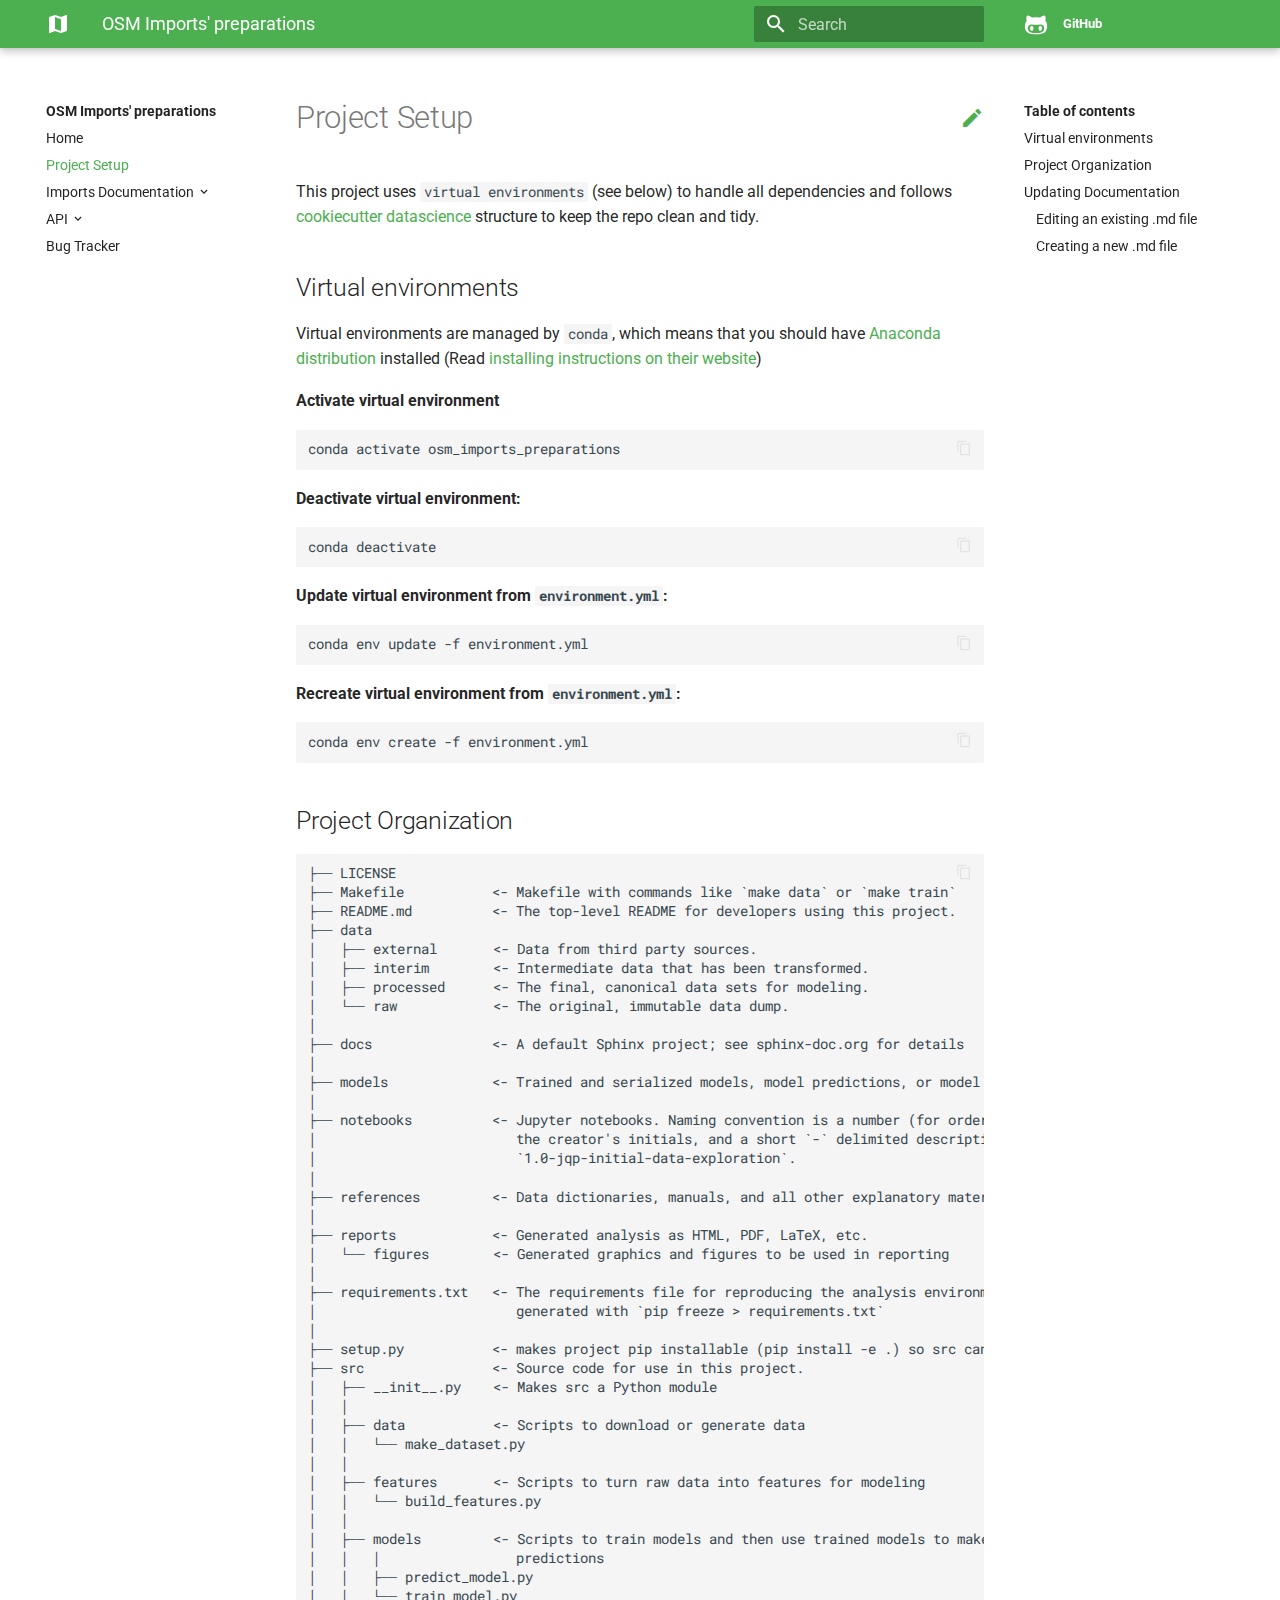
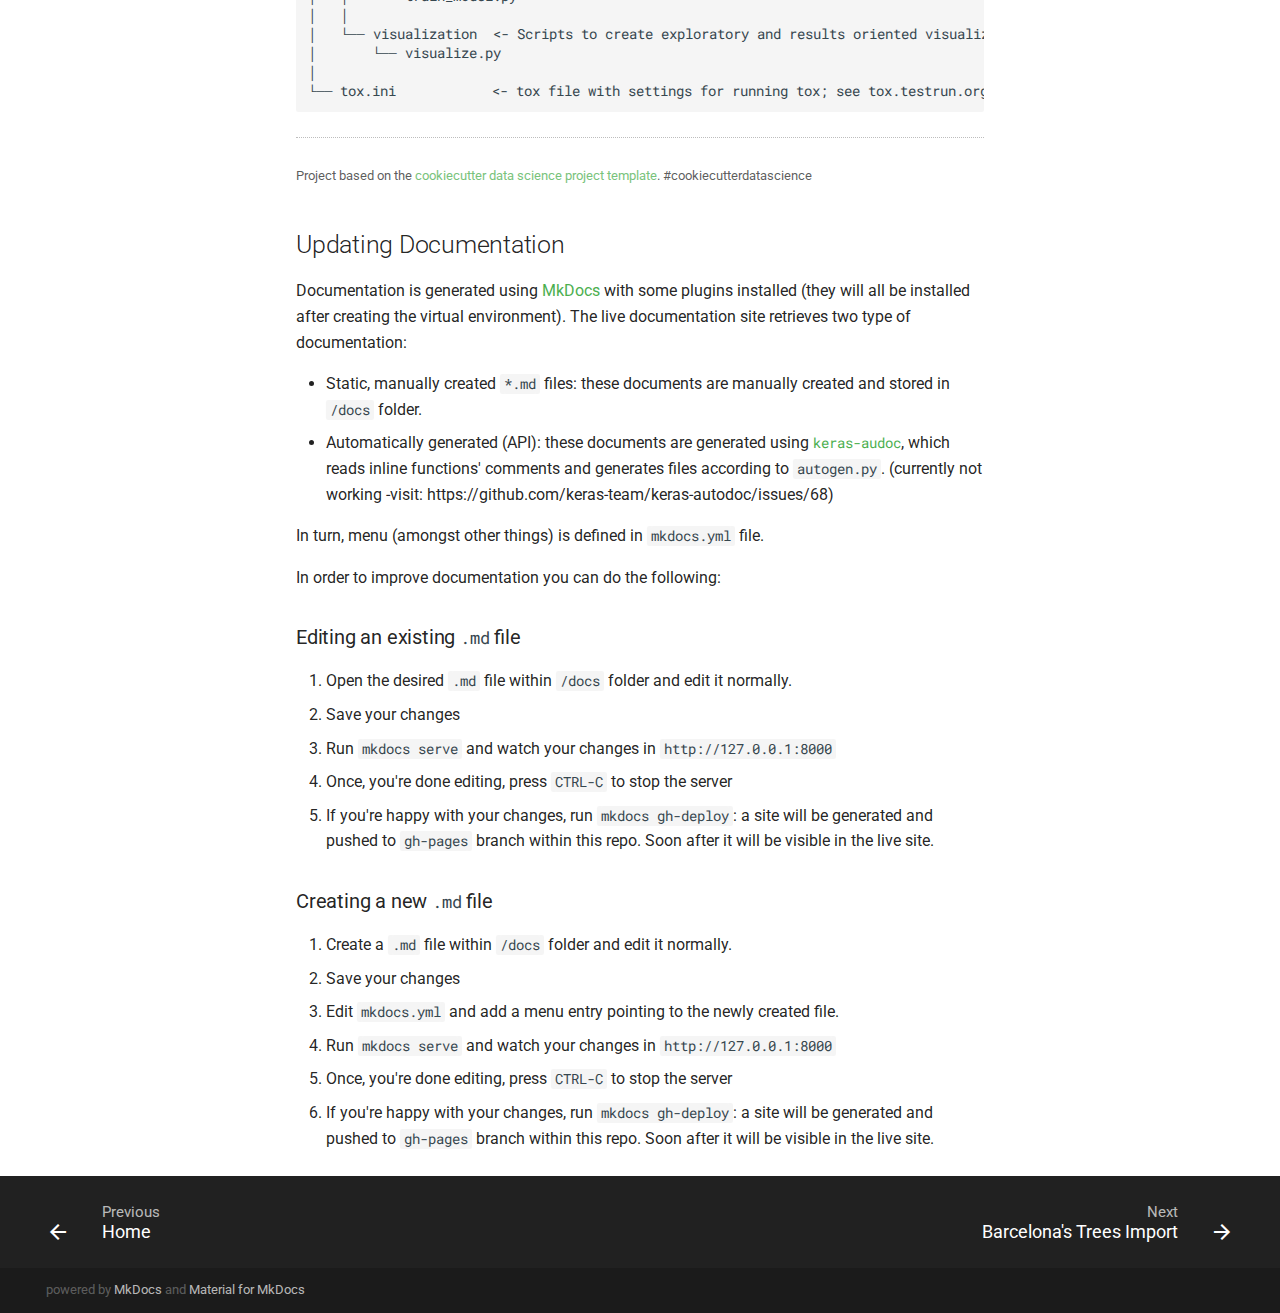
<file: setup/index.html>
<!doctype html>
<html lang="en" class="no-js">
  <head>
    
      <meta charset="utf-8">
      <meta name="viewport" content="width=device-width,initial-scale=1">
      <meta http-equiv="x-ua-compatible" content="ie=edge">
      
        <meta name="description" content="This is a proof of concept and a pet project for learning python while preparing data for importing it to OpenStreetMap. Although I will start small (importing trees from Barcelona city council), I aim to set the foundations for adding other types of imports that may (or may not) be added in the future.">
      
      
      
        <meta name="author" content="Carlos Cámara">
      
      
        <meta name="lang:clipboard.copy" content="Copy to clipboard">
      
        <meta name="lang:clipboard.copied" content="Copied to clipboard">
      
        <meta name="lang:search.language" content="en">
      
        <meta name="lang:search.pipeline.stopwords" content="True">
      
        <meta name="lang:search.pipeline.trimmer" content="True">
      
        <meta name="lang:search.result.none" content="No matching documents">
      
        <meta name="lang:search.result.one" content="1 matching document">
      
        <meta name="lang:search.result.other" content="# matching documents">
      
        <meta name="lang:search.tokenizer" content="[\s\-]+">
      
      <link rel="shortcut icon" href="/img/map-24px.svg">
      <meta name="generator" content="mkdocs-1.0.4, mkdocs-material-4.6.0">
    
    
      
        <title>Project Setup - OSM Imports' preparations</title>
      
    
    
      <link rel="stylesheet" href="../assets/stylesheets/application.1b62728e.css">
      
        <link rel="stylesheet" href="../assets/stylesheets/application-palette.a8b3c06d.css">
      
      
        
        
        <meta name="theme-color" content="#4caf50">
      
    
    
      <script src="../assets/javascripts/modernizr.268332fc.js"></script>
    
    
      
        <link href="https://fonts.gstatic.com" rel="preconnect" crossorigin>
        <link rel="stylesheet" href="https://fonts.googleapis.com/css?family=Roboto:300,400,400i,700%7CRoboto+Mono&display=fallback">
        <style>body,input{font-family:"Roboto","Helvetica Neue",Helvetica,Arial,sans-serif}code,kbd,pre{font-family:"Roboto Mono","Courier New",Courier,monospace}</style>
      
    
    <link rel="stylesheet" href="../assets/fonts/material-icons.css">
    
    
    
      
    
    
  </head>
  
    
    
    <body dir="ltr" data-md-color-primary="green" data-md-color-accent="red">
  
    <svg class="md-svg">
      <defs>
        
        
          <svg xmlns="http://www.w3.org/2000/svg" width="416" height="448" viewBox="0 0 416 448" id="__github"><path fill="currentColor" d="M160 304q0 10-3.125 20.5t-10.75 19T128 352t-18.125-8.5-10.75-19T96 304t3.125-20.5 10.75-19T128 256t18.125 8.5 10.75 19T160 304zm160 0q0 10-3.125 20.5t-10.75 19T288 352t-18.125-8.5-10.75-19T256 304t3.125-20.5 10.75-19T288 256t18.125 8.5 10.75 19T320 304zm40 0q0-30-17.25-51T296 232q-10.25 0-48.75 5.25Q229.5 240 208 240t-39.25-2.75Q130.75 232 120 232q-29.5 0-46.75 21T56 304q0 22 8 38.375t20.25 25.75 30.5 15 35 7.375 37.25 1.75h42q20.5 0 37.25-1.75t35-7.375 30.5-15 20.25-25.75T360 304zm56-44q0 51.75-15.25 82.75-9.5 19.25-26.375 33.25t-35.25 21.5-42.5 11.875-42.875 5.5T212 416q-19.5 0-35.5-.75t-36.875-3.125-38.125-7.5-34.25-12.875T37 371.5t-21.5-28.75Q0 312 0 260q0-59.25 34-99-6.75-20.5-6.75-42.5 0-29 12.75-54.5 27 0 47.5 9.875t47.25 30.875Q171.5 96 212 96q37 0 70 8 26.25-20.5 46.75-30.25T376 64q12.75 25.5 12.75 54.5 0 21.75-6.75 42 34 40 34 99.5z"/></svg>
        
      </defs>
    </svg>
    <input class="md-toggle" data-md-toggle="drawer" type="checkbox" id="__drawer" autocomplete="off">
    <input class="md-toggle" data-md-toggle="search" type="checkbox" id="__search" autocomplete="off">
    <label class="md-overlay" data-md-component="overlay" for="__drawer"></label>
    
      <a href="#project-setup" tabindex="1" class="md-skip">
        Skip to content
      </a>
    
    
      <header class="md-header" data-md-component="header">
  <nav class="md-header-nav md-grid">
    <div class="md-flex">
      <div class="md-flex__cell md-flex__cell--shrink">
        <a href=".." title="OSM Imports' preparations" class="md-header-nav__button md-logo">
          
            <i class="md-icon">map</i>
          
        </a>
      </div>
      <div class="md-flex__cell md-flex__cell--shrink">
        <label class="md-icon md-icon--menu md-header-nav__button" for="__drawer"></label>
      </div>
      <div class="md-flex__cell md-flex__cell--stretch">
        <div class="md-flex__ellipsis md-header-nav__title" data-md-component="title">
          
            <span class="md-header-nav__topic">
              OSM Imports' preparations
            </span>
            <span class="md-header-nav__topic">
              
                Project Setup
              
            </span>
          
        </div>
      </div>
      <div class="md-flex__cell md-flex__cell--shrink">
        
          <label class="md-icon md-icon--search md-header-nav__button" for="__search"></label>
          
<div class="md-search" data-md-component="search" role="dialog">
  <label class="md-search__overlay" for="__search"></label>
  <div class="md-search__inner" role="search">
    <form class="md-search__form" name="search">
      <input type="text" class="md-search__input" name="query" placeholder="Search" autocapitalize="off" autocorrect="off" autocomplete="off" spellcheck="false" data-md-component="query" data-md-state="active">
      <label class="md-icon md-search__icon" for="__search"></label>
      <button type="reset" class="md-icon md-search__icon" data-md-component="reset" tabindex="-1">
        &#xE5CD;
      </button>
    </form>
    <div class="md-search__output">
      <div class="md-search__scrollwrap" data-md-scrollfix>
        <div class="md-search-result" data-md-component="result">
          <div class="md-search-result__meta">
            Type to start searching
          </div>
          <ol class="md-search-result__list"></ol>
        </div>
      </div>
    </div>
  </div>
</div>
        
      </div>
      
        <div class="md-flex__cell md-flex__cell--shrink">
          <div class="md-header-nav__source">
            


  

<a href="https://github.com/ccamara/osm_imports_preparations/" title="Go to repository" class="md-source" data-md-source="github">
  
    <div class="md-source__icon">
      <svg viewBox="0 0 24 24" width="24" height="24">
        <use xlink:href="#__github" width="24" height="24"></use>
      </svg>
    </div>
  
  <div class="md-source__repository">
    GitHub
  </div>
</a>
          </div>
        </div>
      
    </div>
  </nav>
</header>
    
    <div class="md-container">
      
        
      
      
      <main class="md-main" role="main">
        <div class="md-main__inner md-grid" data-md-component="container">
          
            
              <div class="md-sidebar md-sidebar--primary" data-md-component="navigation">
                <div class="md-sidebar__scrollwrap">
                  <div class="md-sidebar__inner">
                    <nav class="md-nav md-nav--primary" data-md-level="0">
  <label class="md-nav__title md-nav__title--site" for="__drawer">
    <a href=".." title="OSM Imports' preparations" class="md-nav__button md-logo">
      
        <i class="md-icon">map</i>
      
    </a>
    OSM Imports' preparations
  </label>
  
    <div class="md-nav__source">
      


  

<a href="https://github.com/ccamara/osm_imports_preparations/" title="Go to repository" class="md-source" data-md-source="github">
  
    <div class="md-source__icon">
      <svg viewBox="0 0 24 24" width="24" height="24">
        <use xlink:href="#__github" width="24" height="24"></use>
      </svg>
    </div>
  
  <div class="md-source__repository">
    GitHub
  </div>
</a>
    </div>
  
  <ul class="md-nav__list" data-md-scrollfix>
    
      
      
      


  <li class="md-nav__item">
    <a href=".." title="Home" class="md-nav__link">
      Home
    </a>
  </li>

    
      
      
      

  


  <li class="md-nav__item md-nav__item--active">
    
    <input class="md-toggle md-nav__toggle" data-md-toggle="toc" type="checkbox" id="__toc">
    
      
    
    
      <label class="md-nav__link md-nav__link--active" for="__toc">
        Project Setup
      </label>
    
    <a href="./" title="Project Setup" class="md-nav__link md-nav__link--active">
      Project Setup
    </a>
    
      
<nav class="md-nav md-nav--secondary">
  
  
    
  
  
    <label class="md-nav__title" for="__toc">Table of contents</label>
    <ul class="md-nav__list" data-md-scrollfix>
      
        <li class="md-nav__item">
  <a href="#virtual-environments" class="md-nav__link">
    Virtual environments
  </a>
  
</li>
      
        <li class="md-nav__item">
  <a href="#project-organization" class="md-nav__link">
    Project Organization
  </a>
  
</li>
      
        <li class="md-nav__item">
  <a href="#updating-documentation" class="md-nav__link">
    Updating Documentation
  </a>
  
    <nav class="md-nav">
      <ul class="md-nav__list">
        
          <li class="md-nav__item">
  <a href="#editing-an-existing-md-file" class="md-nav__link">
    Editing an existing .md file
  </a>
  
</li>
        
          <li class="md-nav__item">
  <a href="#creating-a-new-md-file" class="md-nav__link">
    Creating a new .md file
  </a>
  
</li>
        
      </ul>
    </nav>
  
</li>
      
      
      
      
      
    </ul>
  
</nav>
    
  </li>

    
      
      
      


  <li class="md-nav__item md-nav__item--nested">
    
      <input class="md-toggle md-nav__toggle" data-md-toggle="nav-3" type="checkbox" id="nav-3">
    
    <label class="md-nav__link" for="nav-3">
      Imports Documentation
    </label>
    <nav class="md-nav" data-md-component="collapsible" data-md-level="1">
      <label class="md-nav__title" for="nav-3">
        Imports Documentation
      </label>
      <ul class="md-nav__list" data-md-scrollfix>
        
        
          
          
          


  <li class="md-nav__item">
    <a href="../bcn_trees/" title="Barcelona's Trees Import" class="md-nav__link">
      Barcelona's Trees Import
    </a>
  </li>

        
      </ul>
    </nav>
  </li>

    
      
      
      


  <li class="md-nav__item md-nav__item--nested">
    
      <input class="md-toggle md-nav__toggle" data-md-toggle="nav-4" type="checkbox" id="nav-4">
    
    <label class="md-nav__link" for="nav-4">
      API
    </label>
    <nav class="md-nav" data-md-component="collapsible" data-md-level="1">
      <label class="md-nav__title" for="nav-4">
        API
      </label>
      <ul class="md-nav__list" data-md-scrollfix>
        
        
          
          
          


  <li class="md-nav__item">
    <a href="../functions_bcn_trees.md" title="API bcn_tres" class="md-nav__link">
      API bcn_tres
    </a>
  </li>

        
      </ul>
    </nav>
  </li>

    
      
      
      


  <li class="md-nav__item">
    <a href="https://github.com/ccamara/osm_imports_preparations/issues" title="Bug Tracker" class="md-nav__link">
      Bug Tracker
    </a>
  </li>

    
  </ul>
</nav>
                  </div>
                </div>
              </div>
            
            
              <div class="md-sidebar md-sidebar--secondary" data-md-component="toc">
                <div class="md-sidebar__scrollwrap">
                  <div class="md-sidebar__inner">
                    
<nav class="md-nav md-nav--secondary">
  
  
    
  
  
    <label class="md-nav__title" for="__toc">Table of contents</label>
    <ul class="md-nav__list" data-md-scrollfix>
      
        <li class="md-nav__item">
  <a href="#virtual-environments" class="md-nav__link">
    Virtual environments
  </a>
  
</li>
      
        <li class="md-nav__item">
  <a href="#project-organization" class="md-nav__link">
    Project Organization
  </a>
  
</li>
      
        <li class="md-nav__item">
  <a href="#updating-documentation" class="md-nav__link">
    Updating Documentation
  </a>
  
    <nav class="md-nav">
      <ul class="md-nav__list">
        
          <li class="md-nav__item">
  <a href="#editing-an-existing-md-file" class="md-nav__link">
    Editing an existing .md file
  </a>
  
</li>
        
          <li class="md-nav__item">
  <a href="#creating-a-new-md-file" class="md-nav__link">
    Creating a new .md file
  </a>
  
</li>
        
      </ul>
    </nav>
  
</li>
      
      
      
      
      
    </ul>
  
</nav>
                  </div>
                </div>
              </div>
            
          
          <div class="md-content">
            <article class="md-content__inner md-typeset">
              
                
                  <a href="https://github.com/ccamara/osm_imports_preparations/edit/master/docs/setup.md" title="Edit this page" class="md-icon md-content__icon">&#xE3C9;</a>
                
                
                <h1 id="project-setup">Project Setup<a class="headerlink" href="#project-setup" title="Permanent link">&para;</a></h1>
<p>This project uses <code>virtual environments</code> (see below) to handle all dependencies and follows <a href="https://drivendata.github.io/cookiecutter-data-science/">cookiecutter datascience</a> structure to keep the repo clean and tidy.</p>
<h2 id="virtual-environments">Virtual environments<a class="headerlink" href="#virtual-environments" title="Permanent link">&para;</a></h2>
<p>Virtual environments are managed by <code>conda</code>, which means that you should have <a href="https://www.anaconda.com">Anaconda distribution</a> installed (Read <a href="https://www.anaconda.com/distribution/">installing instructions on their website</a>)</p>
<p><strong>Activate virtual environment</strong></p>
<pre><code>conda activate osm_imports_preparations
</code></pre>

<p><strong>Deactivate virtual environment:</strong></p>
<pre><code>conda deactivate
</code></pre>

<p><strong>Update virtual environment from  <code>environment.yml</code>:</strong></p>
<pre><code>conda env update -f environment.yml
</code></pre>

<p><strong>Recreate virtual environment from <code>environment.yml</code>:</strong></p>
<pre><code>conda env create -f environment.yml
</code></pre>

<h2 id="project-organization">Project Organization<a class="headerlink" href="#project-organization" title="Permanent link">&para;</a></h2>
<pre><code>├── LICENSE
├── Makefile           &lt;- Makefile with commands like `make data` or `make train`
├── README.md          &lt;- The top-level README for developers using this project.
├── data
│   ├── external       &lt;- Data from third party sources.
│   ├── interim        &lt;- Intermediate data that has been transformed.
│   ├── processed      &lt;- The final, canonical data sets for modeling.
│   └── raw            &lt;- The original, immutable data dump.
│
├── docs               &lt;- A default Sphinx project; see sphinx-doc.org for details
│
├── models             &lt;- Trained and serialized models, model predictions, or model summaries
│
├── notebooks          &lt;- Jupyter notebooks. Naming convention is a number (for ordering),
│                         the creator's initials, and a short `-` delimited description, e.g.
│                         `1.0-jqp-initial-data-exploration`.
│
├── references         &lt;- Data dictionaries, manuals, and all other explanatory materials.
│
├── reports            &lt;- Generated analysis as HTML, PDF, LaTeX, etc.
│   └── figures        &lt;- Generated graphics and figures to be used in reporting
│
├── requirements.txt   &lt;- The requirements file for reproducing the analysis environment, e.g.
│                         generated with `pip freeze &gt; requirements.txt`
│
├── setup.py           &lt;- makes project pip installable (pip install -e .) so src can be imported
├── src                &lt;- Source code for use in this project.
│   ├── __init__.py    &lt;- Makes src a Python module
│   │
│   ├── data           &lt;- Scripts to download or generate data
│   │   └── make_dataset.py
│   │
│   ├── features       &lt;- Scripts to turn raw data into features for modeling
│   │   └── build_features.py
│   │
│   ├── models         &lt;- Scripts to train models and then use trained models to make
│   │   │                 predictions
│   │   ├── predict_model.py
│   │   └── train_model.py
│   │
│   └── visualization  &lt;- Scripts to create exploratory and results oriented visualizations
│       └── visualize.py
│
└── tox.ini            &lt;- tox file with settings for running tox; see tox.testrun.org
</code></pre>
<hr />
<p><small>Project based on the <a target="_blank" href="https://drivendata.github.io/cookiecutter-data-science/">cookiecutter data science project template</a>. #cookiecutterdatascience</small></p>

<h2 id="updating-documentation">Updating Documentation<a class="headerlink" href="#updating-documentation" title="Permanent link">&para;</a></h2>
<p>Documentation is generated using <a href="https://www.mkdocs.org">MkDocs</a> with some plugins installed (they will all be installed after creating the virtual environment). The live documentation site retrieves two type of documentation:</p>
<ul>
<li>Static, manually created <code>*.md</code> files: these documents are manually created and stored in <code>/docs</code> folder.</li>
<li>Automatically generated (API): these documents are generated using <a href="https://gabrieldemarmiesse.github.io/keras-autodoc/"><code>keras-audoc</code></a>, which reads inline functions' comments and generates files according to <code>autogen.py</code>. (currently not working -visit: https://github.com/keras-team/keras-autodoc/issues/68)</li>
</ul>
<p>In turn, menu (amongst other things) is defined in <code>mkdocs.yml</code> file.</p>
<p>In order to improve documentation you can do the following:</p>
<h3 id="editing-an-existing-md-file">Editing an existing <code>.md</code> file<a class="headerlink" href="#editing-an-existing-md-file" title="Permanent link">&para;</a></h3>
<ol>
<li>Open the desired <code>.md</code> file within <code>/docs</code> folder and edit it normally.</li>
<li>Save your changes</li>
<li>Run <code>mkdocs serve</code> and watch your changes in <code>http://127.0.0.1:8000</code></li>
<li>Once, you're done editing, press <code>CTRL-C</code> to stop the server</li>
<li>If you're happy with your changes, run <code>mkdocs gh-deploy</code>: a site will be generated and pushed to <code>gh-pages</code> branch within this repo. Soon after it will be visible in the live site.</li>
</ol>
<h3 id="creating-a-new-md-file">Creating a new <code>.md</code> file<a class="headerlink" href="#creating-a-new-md-file" title="Permanent link">&para;</a></h3>
<ol>
<li>Create a <code>.md</code> file within <code>/docs</code> folder and edit it normally.</li>
<li>Save your changes</li>
<li>Edit <code>mkdocs.yml</code> and add a menu entry pointing to the newly created file.</li>
<li>Run <code>mkdocs serve</code> and watch your changes in <code>http://127.0.0.1:8000</code></li>
<li>Once, you're done editing, press <code>CTRL-C</code> to stop the server</li>
<li>If you're happy with your changes, run <code>mkdocs gh-deploy</code>: a site will be generated and pushed to <code>gh-pages</code> branch within this repo. Soon after it will be visible in the live site.</li>
</ol>
                
                  
                
                
              
              
                


              
            </article>
          </div>
        </div>
      </main>
      
        
<footer class="md-footer">
  
    <div class="md-footer-nav">
      <nav class="md-footer-nav__inner md-grid">
        
          <a href=".." title="Home" class="md-flex md-footer-nav__link md-footer-nav__link--prev" rel="prev">
            <div class="md-flex__cell md-flex__cell--shrink">
              <i class="md-icon md-icon--arrow-back md-footer-nav__button"></i>
            </div>
            <div class="md-flex__cell md-flex__cell--stretch md-footer-nav__title">
              <span class="md-flex__ellipsis">
                <span class="md-footer-nav__direction">
                  Previous
                </span>
                Home
              </span>
            </div>
          </a>
        
        
          <a href="../bcn_trees/" title="Barcelona's Trees Import" class="md-flex md-footer-nav__link md-footer-nav__link--next" rel="next">
            <div class="md-flex__cell md-flex__cell--stretch md-footer-nav__title">
              <span class="md-flex__ellipsis">
                <span class="md-footer-nav__direction">
                  Next
                </span>
                Barcelona's Trees Import
              </span>
            </div>
            <div class="md-flex__cell md-flex__cell--shrink">
              <i class="md-icon md-icon--arrow-forward md-footer-nav__button"></i>
            </div>
          </a>
        
      </nav>
    </div>
  
  <div class="md-footer-meta md-typeset">
    <div class="md-footer-meta__inner md-grid">
      <div class="md-footer-copyright">
        
        powered by
        <a href="https://www.mkdocs.org">MkDocs</a>
        and
        <a href="https://squidfunk.github.io/mkdocs-material/">
          Material for MkDocs</a>
      </div>
      
    </div>
  </div>
</footer>
      
    </div>
    
      <script src="../assets/javascripts/application.808e90bb.js"></script>
      
      <script>app.initialize({version:"1.0.4",url:{base:".."}})</script>
      
    
  </body>
</html>
</file>
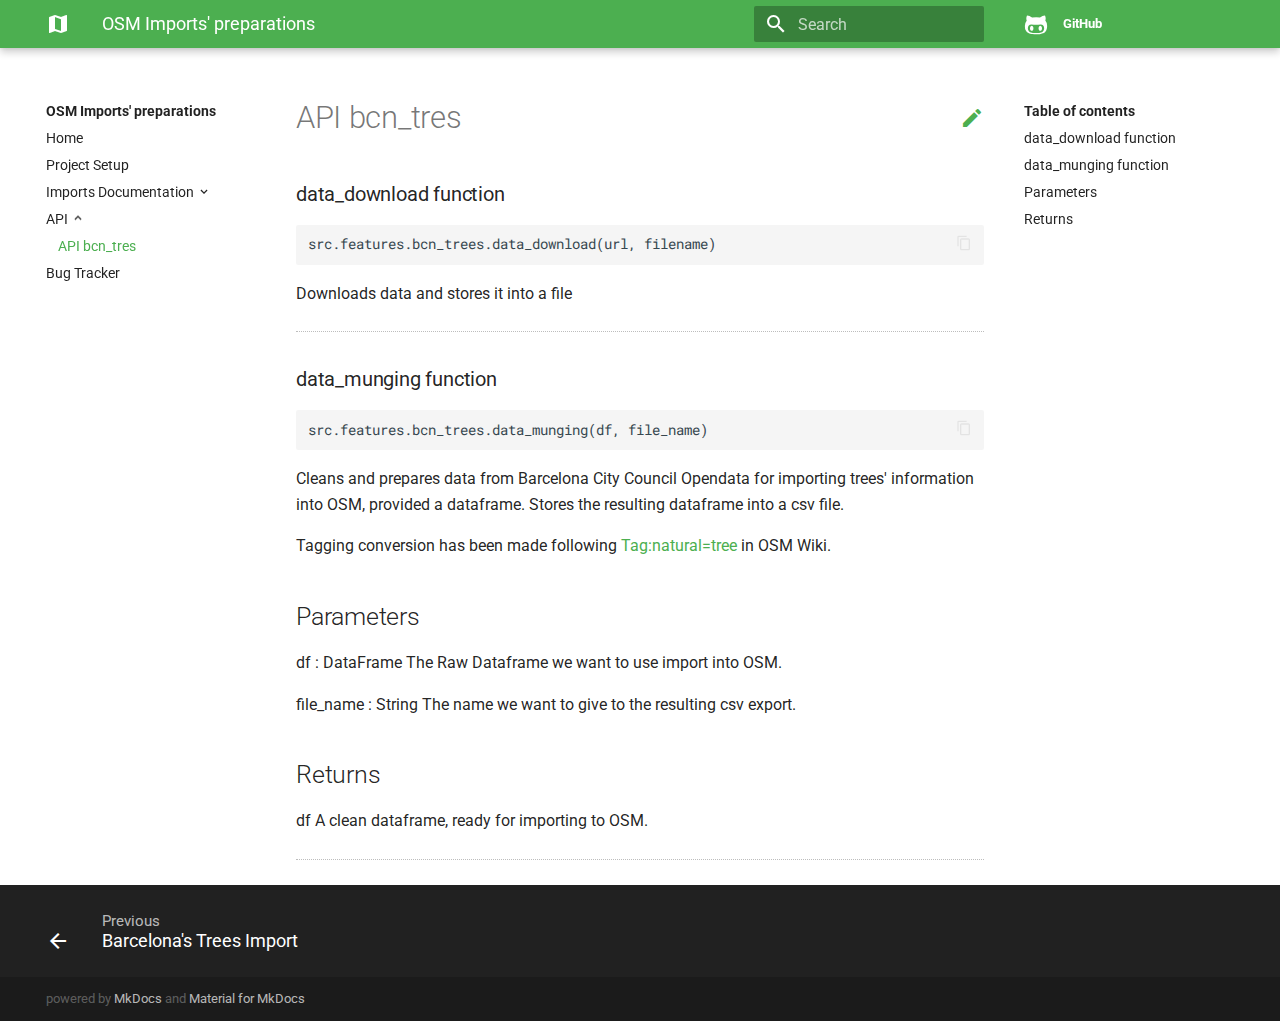
<file: sources/api_bcn_trees/index.html>
<!doctype html>
<html lang="en" class="no-js">
  <head>
    
      <meta charset="utf-8">
      <meta name="viewport" content="width=device-width,initial-scale=1">
      <meta http-equiv="x-ua-compatible" content="ie=edge">
      
        <meta name="description" content="This is a proof of concept and a pet project for learning python while preparing data for importing it to OpenStreetMap. Although I will start small (importing trees from Barcelona city council), I aim to set the foundations for adding other types of imports that may (or may not) be added in the future.">
      
      
      
        <meta name="author" content="Carlos Cámara">
      
      
        <meta name="lang:clipboard.copy" content="Copy to clipboard">
      
        <meta name="lang:clipboard.copied" content="Copied to clipboard">
      
        <meta name="lang:search.language" content="en">
      
        <meta name="lang:search.pipeline.stopwords" content="True">
      
        <meta name="lang:search.pipeline.trimmer" content="True">
      
        <meta name="lang:search.result.none" content="No matching documents">
      
        <meta name="lang:search.result.one" content="1 matching document">
      
        <meta name="lang:search.result.other" content="# matching documents">
      
        <meta name="lang:search.tokenizer" content="[\s\-]+">
      
      <link rel="shortcut icon" href="/img/map-24px.svg">
      <meta name="generator" content="mkdocs-1.0.4, mkdocs-material-4.6.0">
    
    
      
        <title>API bcn_tres - OSM Imports' preparations</title>
      
    
    
      <link rel="stylesheet" href="../../assets/stylesheets/application.1b62728e.css">
      
        <link rel="stylesheet" href="../../assets/stylesheets/application-palette.a8b3c06d.css">
      
      
        
        
        <meta name="theme-color" content="#4caf50">
      
    
    
      <script src="../../assets/javascripts/modernizr.268332fc.js"></script>
    
    
      
        <link href="https://fonts.gstatic.com" rel="preconnect" crossorigin>
        <link rel="stylesheet" href="https://fonts.googleapis.com/css?family=Roboto:300,400,400i,700%7CRoboto+Mono&display=fallback">
        <style>body,input{font-family:"Roboto","Helvetica Neue",Helvetica,Arial,sans-serif}code,kbd,pre{font-family:"Roboto Mono","Courier New",Courier,monospace}</style>
      
    
    <link rel="stylesheet" href="../../assets/fonts/material-icons.css">
    
    
    
      
    
    
  </head>
  
    
    
    <body dir="ltr" data-md-color-primary="green" data-md-color-accent="red">
  
    <svg class="md-svg">
      <defs>
        
        
          <svg xmlns="http://www.w3.org/2000/svg" width="416" height="448" viewBox="0 0 416 448" id="__github"><path fill="currentColor" d="M160 304q0 10-3.125 20.5t-10.75 19T128 352t-18.125-8.5-10.75-19T96 304t3.125-20.5 10.75-19T128 256t18.125 8.5 10.75 19T160 304zm160 0q0 10-3.125 20.5t-10.75 19T288 352t-18.125-8.5-10.75-19T256 304t3.125-20.5 10.75-19T288 256t18.125 8.5 10.75 19T320 304zm40 0q0-30-17.25-51T296 232q-10.25 0-48.75 5.25Q229.5 240 208 240t-39.25-2.75Q130.75 232 120 232q-29.5 0-46.75 21T56 304q0 22 8 38.375t20.25 25.75 30.5 15 35 7.375 37.25 1.75h42q20.5 0 37.25-1.75t35-7.375 30.5-15 20.25-25.75T360 304zm56-44q0 51.75-15.25 82.75-9.5 19.25-26.375 33.25t-35.25 21.5-42.5 11.875-42.875 5.5T212 416q-19.5 0-35.5-.75t-36.875-3.125-38.125-7.5-34.25-12.875T37 371.5t-21.5-28.75Q0 312 0 260q0-59.25 34-99-6.75-20.5-6.75-42.5 0-29 12.75-54.5 27 0 47.5 9.875t47.25 30.875Q171.5 96 212 96q37 0 70 8 26.25-20.5 46.75-30.25T376 64q12.75 25.5 12.75 54.5 0 21.75-6.75 42 34 40 34 99.5z"/></svg>
        
      </defs>
    </svg>
    <input class="md-toggle" data-md-toggle="drawer" type="checkbox" id="__drawer" autocomplete="off">
    <input class="md-toggle" data-md-toggle="search" type="checkbox" id="__search" autocomplete="off">
    <label class="md-overlay" data-md-component="overlay" for="__drawer"></label>
    
      <a href="#data_download-function" tabindex="1" class="md-skip">
        Skip to content
      </a>
    
    
      <header class="md-header" data-md-component="header">
  <nav class="md-header-nav md-grid">
    <div class="md-flex">
      <div class="md-flex__cell md-flex__cell--shrink">
        <a href="../.." title="OSM Imports' preparations" class="md-header-nav__button md-logo">
          
            <i class="md-icon">map</i>
          
        </a>
      </div>
      <div class="md-flex__cell md-flex__cell--shrink">
        <label class="md-icon md-icon--menu md-header-nav__button" for="__drawer"></label>
      </div>
      <div class="md-flex__cell md-flex__cell--stretch">
        <div class="md-flex__ellipsis md-header-nav__title" data-md-component="title">
          
            <span class="md-header-nav__topic">
              OSM Imports' preparations
            </span>
            <span class="md-header-nav__topic">
              
                API bcn_tres
              
            </span>
          
        </div>
      </div>
      <div class="md-flex__cell md-flex__cell--shrink">
        
          <label class="md-icon md-icon--search md-header-nav__button" for="__search"></label>
          
<div class="md-search" data-md-component="search" role="dialog">
  <label class="md-search__overlay" for="__search"></label>
  <div class="md-search__inner" role="search">
    <form class="md-search__form" name="search">
      <input type="text" class="md-search__input" name="query" placeholder="Search" autocapitalize="off" autocorrect="off" autocomplete="off" spellcheck="false" data-md-component="query" data-md-state="active">
      <label class="md-icon md-search__icon" for="__search"></label>
      <button type="reset" class="md-icon md-search__icon" data-md-component="reset" tabindex="-1">
        &#xE5CD;
      </button>
    </form>
    <div class="md-search__output">
      <div class="md-search__scrollwrap" data-md-scrollfix>
        <div class="md-search-result" data-md-component="result">
          <div class="md-search-result__meta">
            Type to start searching
          </div>
          <ol class="md-search-result__list"></ol>
        </div>
      </div>
    </div>
  </div>
</div>
        
      </div>
      
        <div class="md-flex__cell md-flex__cell--shrink">
          <div class="md-header-nav__source">
            


  

<a href="https://github.com/ccamara/osm_imports_preparations/" title="Go to repository" class="md-source" data-md-source="github">
  
    <div class="md-source__icon">
      <svg viewBox="0 0 24 24" width="24" height="24">
        <use xlink:href="#__github" width="24" height="24"></use>
      </svg>
    </div>
  
  <div class="md-source__repository">
    GitHub
  </div>
</a>
          </div>
        </div>
      
    </div>
  </nav>
</header>
    
    <div class="md-container">
      
        
      
      
      <main class="md-main" role="main">
        <div class="md-main__inner md-grid" data-md-component="container">
          
            
              <div class="md-sidebar md-sidebar--primary" data-md-component="navigation">
                <div class="md-sidebar__scrollwrap">
                  <div class="md-sidebar__inner">
                    <nav class="md-nav md-nav--primary" data-md-level="0">
  <label class="md-nav__title md-nav__title--site" for="__drawer">
    <a href="../.." title="OSM Imports' preparations" class="md-nav__button md-logo">
      
        <i class="md-icon">map</i>
      
    </a>
    OSM Imports' preparations
  </label>
  
    <div class="md-nav__source">
      


  

<a href="https://github.com/ccamara/osm_imports_preparations/" title="Go to repository" class="md-source" data-md-source="github">
  
    <div class="md-source__icon">
      <svg viewBox="0 0 24 24" width="24" height="24">
        <use xlink:href="#__github" width="24" height="24"></use>
      </svg>
    </div>
  
  <div class="md-source__repository">
    GitHub
  </div>
</a>
    </div>
  
  <ul class="md-nav__list" data-md-scrollfix>
    
      
      
      


  <li class="md-nav__item">
    <a href="../.." title="Home" class="md-nav__link">
      Home
    </a>
  </li>

    
      
      
      


  <li class="md-nav__item">
    <a href="../../setup/" title="Project Setup" class="md-nav__link">
      Project Setup
    </a>
  </li>

    
      
      
      


  <li class="md-nav__item md-nav__item--nested">
    
      <input class="md-toggle md-nav__toggle" data-md-toggle="nav-3" type="checkbox" id="nav-3">
    
    <label class="md-nav__link" for="nav-3">
      Imports Documentation
    </label>
    <nav class="md-nav" data-md-component="collapsible" data-md-level="1">
      <label class="md-nav__title" for="nav-3">
        Imports Documentation
      </label>
      <ul class="md-nav__list" data-md-scrollfix>
        
        
          
          
          


  <li class="md-nav__item">
    <a href="../../bcn_trees/" title="Barcelona's Trees Import" class="md-nav__link">
      Barcelona's Trees Import
    </a>
  </li>

        
      </ul>
    </nav>
  </li>

    
      
      
      

  


  <li class="md-nav__item md-nav__item--active md-nav__item--nested">
    
      <input class="md-toggle md-nav__toggle" data-md-toggle="nav-4" type="checkbox" id="nav-4" checked>
    
    <label class="md-nav__link" for="nav-4">
      API
    </label>
    <nav class="md-nav" data-md-component="collapsible" data-md-level="1">
      <label class="md-nav__title" for="nav-4">
        API
      </label>
      <ul class="md-nav__list" data-md-scrollfix>
        
        
          
          
          

  


  <li class="md-nav__item md-nav__item--active">
    
    <input class="md-toggle md-nav__toggle" data-md-toggle="toc" type="checkbox" id="__toc">
    
    
      <label class="md-nav__link md-nav__link--active" for="__toc">
        API bcn_tres
      </label>
    
    <a href="./" title="API bcn_tres" class="md-nav__link md-nav__link--active">
      API bcn_tres
    </a>
    
      
<nav class="md-nav md-nav--secondary">
  
  
  
    <label class="md-nav__title" for="__toc">Table of contents</label>
    <ul class="md-nav__list" data-md-scrollfix>
      
        <li class="md-nav__item">
  <a href="#data_download-function" class="md-nav__link">
    data_download function
  </a>
  
</li>
      
        <li class="md-nav__item">
  <a href="#data_munging-function" class="md-nav__link">
    data_munging function
  </a>
  
</li>
      
        <li class="md-nav__item">
  <a href="#parameters" class="md-nav__link">
    Parameters
  </a>
  
</li>
      
        <li class="md-nav__item">
  <a href="#returns" class="md-nav__link">
    Returns
  </a>
  
</li>
      
      
      
      
      
    </ul>
  
</nav>
    
  </li>

        
      </ul>
    </nav>
  </li>

    
      
      
      


  <li class="md-nav__item">
    <a href="https://github.com/ccamara/osm_imports_preparations/issues" title="Bug Tracker" class="md-nav__link">
      Bug Tracker
    </a>
  </li>

    
  </ul>
</nav>
                  </div>
                </div>
              </div>
            
            
              <div class="md-sidebar md-sidebar--secondary" data-md-component="toc">
                <div class="md-sidebar__scrollwrap">
                  <div class="md-sidebar__inner">
                    
<nav class="md-nav md-nav--secondary">
  
  
  
    <label class="md-nav__title" for="__toc">Table of contents</label>
    <ul class="md-nav__list" data-md-scrollfix>
      
        <li class="md-nav__item">
  <a href="#data_download-function" class="md-nav__link">
    data_download function
  </a>
  
</li>
      
        <li class="md-nav__item">
  <a href="#data_munging-function" class="md-nav__link">
    data_munging function
  </a>
  
</li>
      
        <li class="md-nav__item">
  <a href="#parameters" class="md-nav__link">
    Parameters
  </a>
  
</li>
      
        <li class="md-nav__item">
  <a href="#returns" class="md-nav__link">
    Returns
  </a>
  
</li>
      
      
      
      
      
    </ul>
  
</nav>
                  </div>
                </div>
              </div>
            
          
          <div class="md-content">
            <article class="md-content__inner md-typeset">
              
                
                  <a href="https://github.com/ccamara/osm_imports_preparations/edit/master/docs/sources/api_bcn_trees.md" title="Edit this page" class="md-icon md-content__icon">&#xE3C9;</a>
                
                
                  <h1>API bcn_tres</h1>
                
                <h3 id="data_download-function">data_download function<a class="headerlink" href="#data_download-function" title="Permanent link">&para;</a></h3>
<pre><code class="python">src.features.bcn_trees.data_download(url, filename)
</code></pre>

<p>Downloads data and stores it into a file</p>
<hr />
<h3 id="data_munging-function">data_munging function<a class="headerlink" href="#data_munging-function" title="Permanent link">&para;</a></h3>
<pre><code class="python">src.features.bcn_trees.data_munging(df, file_name)
</code></pre>

<p>Cleans and prepares data from Barcelona City Council Opendata
for importing trees' information into OSM, provided a dataframe.
Stores the resulting dataframe into a csv file.</p>
<p>Tagging conversion has been made following <a href="https://wiki.openstreetmap.org/wiki/Tag:natural%3Dtree">Tag:natural=tree</a> in OSM Wiki.</p>
<h2 id="parameters">Parameters<a class="headerlink" href="#parameters" title="Permanent link">&para;</a></h2>
<p>df : DataFrame
The Raw Dataframe we want to use import into OSM.</p>
<p>file_name : String
The name we want to give to the resulting csv export.</p>
<h2 id="returns">Returns<a class="headerlink" href="#returns" title="Permanent link">&para;</a></h2>
<p>df
A clean dataframe, ready for importing to OSM.</p>
<hr />
                
                  
                
                
              
              
                


              
            </article>
          </div>
        </div>
      </main>
      
        
<footer class="md-footer">
  
    <div class="md-footer-nav">
      <nav class="md-footer-nav__inner md-grid">
        
          <a href="../../bcn_trees/" title="Barcelona's Trees Import" class="md-flex md-footer-nav__link md-footer-nav__link--prev" rel="prev">
            <div class="md-flex__cell md-flex__cell--shrink">
              <i class="md-icon md-icon--arrow-back md-footer-nav__button"></i>
            </div>
            <div class="md-flex__cell md-flex__cell--stretch md-footer-nav__title">
              <span class="md-flex__ellipsis">
                <span class="md-footer-nav__direction">
                  Previous
                </span>
                Barcelona's Trees Import
              </span>
            </div>
          </a>
        
        
      </nav>
    </div>
  
  <div class="md-footer-meta md-typeset">
    <div class="md-footer-meta__inner md-grid">
      <div class="md-footer-copyright">
        
        powered by
        <a href="https://www.mkdocs.org">MkDocs</a>
        and
        <a href="https://squidfunk.github.io/mkdocs-material/">
          Material for MkDocs</a>
      </div>
      
    </div>
  </div>
</footer>
      
    </div>
    
      <script src="../../assets/javascripts/application.808e90bb.js"></script>
      
      <script>app.initialize({version:"1.0.4",url:{base:"../.."}})</script>
      
    
  </body>
</html>
</file>
<file: assets/stylesheets/application.1b62728e.css>
html{box-sizing:border-box}*,:after,:before{box-sizing:inherit}html{-webkit-text-size-adjust:none;-moz-text-size-adjust:none;-ms-text-size-adjust:none;text-size-adjust:none}body{margin:0}hr{overflow:visible;box-sizing:content-box}a{-webkit-text-decoration-skip:objects}a,button,input,label{-webkit-tap-highlight-color:transparent}a{color:inherit;text-decoration:none}small,sub,sup{font-size:80%}sub,sup{position:relative;line-height:0;vertical-align:baseline}sub{bottom:-.25em}sup{top:-.5em}img{border-style:none}table{border-collapse:separate;border-spacing:0}td,th{font-weight:400;vertical-align:top}button{margin:0;padding:0;border:0;outline-style:none;background:transparent;font-size:inherit}input{border:0;outline:0}.md-clipboard:before,.md-icon,.md-nav__button,.md-nav__link:after,.md-nav__title:before,.md-search-result__article--document:before,.md-source-file:before,.md-typeset .admonition>.admonition-title:before,.md-typeset .admonition>summary:before,.md-typeset .critic.comment:before,.md-typeset .footnote-backref,.md-typeset .task-list-control .task-list-indicator:before,.md-typeset details>.admonition-title:before,.md-typeset details>summary:before,.md-typeset summary:after{font-family:Material Icons;font-style:normal;font-variant:normal;font-weight:400;line-height:1;text-transform:none;white-space:nowrap;speak:none;word-wrap:normal;direction:ltr}.md-content__icon,.md-footer-nav__button,.md-header-nav__button,.md-nav__button,.md-nav__title:before,.md-search-result__article--document:before{display:inline-block;margin:.2rem;padding:.4rem;font-size:1.2rem;cursor:pointer}.md-icon--arrow-back:before{content:""}.md-icon--arrow-forward:before{content:""}.md-icon--menu:before{content:""}.md-icon--search:before{content:""}[dir=rtl] .md-icon--arrow-back:before{content:""}[dir=rtl] .md-icon--arrow-forward:before{content:""}body{-webkit-font-smoothing:antialiased;-moz-osx-font-smoothing:grayscale}body,input{color:rgba(0,0,0,.87);font-feature-settings:"kern","liga";font-family:Helvetica Neue,Helvetica,Arial,sans-serif}code,kbd,pre{color:rgba(0,0,0,.87);font-feature-settings:"kern";font-family:Courier New,Courier,monospace}.md-typeset{font-size:.8rem;line-height:1.6;-webkit-print-color-adjust:exact}.md-typeset blockquote,.md-typeset ol,.md-typeset p,.md-typeset ul{margin:1em 0}.md-typeset h1{margin:0 0 2rem;color:rgba(0,0,0,.54);font-size:1.5625rem;line-height:1.3}.md-typeset h1,.md-typeset h2{font-weight:300;letter-spacing:-.01em}.md-typeset h2{margin:2rem 0 .8rem;font-size:1.25rem;line-height:1.4}.md-typeset h3{margin:1.6rem 0 .8rem;font-size:1rem;font-weight:400;letter-spacing:-.01em;line-height:1.5}.md-typeset h2+h3{margin-top:.8rem}.md-typeset h4{font-size:.8rem}.md-typeset h4,.md-typeset h5,.md-typeset h6{margin:.8rem 0;font-weight:700;letter-spacing:-.01em}.md-typeset h5,.md-typeset h6{color:rgba(0,0,0,.54);font-size:.64rem}.md-typeset h5{text-transform:uppercase}.md-typeset hr{margin:1.5em 0;border-bottom:.05rem dotted rgba(0,0,0,.26)}.md-typeset a{color:#3f51b5;word-break:break-word}.md-typeset a,.md-typeset a:before{-webkit-transition:color .125s;transition:color .125s}.md-typeset a:active,.md-typeset a:hover{color:#536dfe}.md-typeset code,.md-typeset pre{background-color:hsla(0,0%,92.5%,.5);color:#37474f;font-size:85%;direction:ltr}.md-typeset code{margin:0 .29412em;padding:.07353em 0;border-radius:.1rem;box-shadow:.29412em 0 0 hsla(0,0%,92.5%,.5),-.29412em 0 0 hsla(0,0%,92.5%,.5);word-break:break-word;-webkit-box-decoration-break:clone;box-decoration-break:clone}.md-typeset h1 code,.md-typeset h2 code,.md-typeset h3 code,.md-typeset h4 code,.md-typeset h5 code,.md-typeset h6 code{margin:0;background-color:transparent;box-shadow:none}.md-typeset a>code{margin:inherit;padding:inherit;border-radius:initial;background-color:inherit;color:inherit;box-shadow:none}.md-typeset pre{position:relative;margin:1em 0;border-radius:.1rem;line-height:1.4;-webkit-overflow-scrolling:touch}.md-typeset pre>code{display:block;margin:0;padding:.525rem .6rem;background-color:transparent;font-size:inherit;box-shadow:none;-webkit-box-decoration-break:slice;box-decoration-break:slice;overflow:auto}.md-typeset pre>code::-webkit-scrollbar{width:.2rem;height:.2rem}.md-typeset pre>code::-webkit-scrollbar-thumb{background-color:rgba(0,0,0,.26)}.md-typeset pre>code::-webkit-scrollbar-thumb:hover{background-color:#536dfe}.md-typeset kbd{padding:0 .29412em;border-radius:.15rem;border:.05rem solid #c9c9c9;border-bottom-color:#bcbcbc;background-color:#fcfcfc;color:#555;font-size:85%;box-shadow:0 .05rem 0 #b0b0b0;word-break:break-word}.md-typeset mark{margin:0 .25em;padding:.0625em 0;border-radius:.1rem;background-color:rgba(255,235,59,.5);box-shadow:.25em 0 0 rgba(255,235,59,.5),-.25em 0 0 rgba(255,235,59,.5);word-break:break-word;-webkit-box-decoration-break:clone;box-decoration-break:clone}.md-typeset abbr{border-bottom:.05rem dotted rgba(0,0,0,.54);text-decoration:none;cursor:help}.md-typeset small{opacity:.75}.md-typeset sub,.md-typeset sup{margin-left:.07812em}[dir=rtl] .md-typeset sub,[dir=rtl] .md-typeset sup{margin-right:.07812em;margin-left:0}.md-typeset blockquote{padding-left:.6rem;border-left:.2rem solid rgba(0,0,0,.26);color:rgba(0,0,0,.54)}[dir=rtl] .md-typeset blockquote{padding-right:.6rem;padding-left:0;border-right:.2rem solid rgba(0,0,0,.26);border-left:initial}.md-typeset ul{list-style-type:disc}.md-typeset ol,.md-typeset ul{margin-left:.625em;padding:0}[dir=rtl] .md-typeset ol,[dir=rtl] .md-typeset ul{margin-right:.625em;margin-left:0}.md-typeset ol ol,.md-typeset ul ol{list-style-type:lower-alpha}.md-typeset ol ol ol,.md-typeset ul ol ol{list-style-type:lower-roman}.md-typeset ol li,.md-typeset ul li{margin-bottom:.5em;margin-left:1.25em}[dir=rtl] .md-typeset ol li,[dir=rtl] .md-typeset ul li{margin-right:1.25em;margin-left:0}.md-typeset ol li blockquote,.md-typeset ol li p,.md-typeset ul li blockquote,.md-typeset ul li p{margin:.5em 0}.md-typeset ol li:last-child,.md-typeset ul li:last-child{margin-bottom:0}.md-typeset ol li ol,.md-typeset ol li ul,.md-typeset ul li ol,.md-typeset ul li ul{margin:.5em 0 .5em .625em}[dir=rtl] .md-typeset ol li ol,[dir=rtl] .md-typeset ol li ul,[dir=rtl] .md-typeset ul li ol,[dir=rtl] .md-typeset ul li ul{margin-right:.625em;margin-left:0}.md-typeset dd{margin:1em 0 1em 1.875em}[dir=rtl] .md-typeset dd{margin-right:1.875em;margin-left:0}.md-typeset iframe,.md-typeset img,.md-typeset svg{max-width:100%}.md-typeset table:not([class]){box-shadow:0 2px 2px 0 rgba(0,0,0,.14),0 1px 5px 0 rgba(0,0,0,.12),0 3px 1px -2px rgba(0,0,0,.2);display:inline-block;max-width:100%;border-radius:.1rem;font-size:.64rem;overflow:auto;-webkit-overflow-scrolling:touch}.md-typeset table:not([class])+*{margin-top:1.5em}.md-typeset table:not([class]) td:not([align]),.md-typeset table:not([class]) th:not([align]){text-align:left}[dir=rtl] .md-typeset table:not([class]) td:not([align]),[dir=rtl] .md-typeset table:not([class]) th:not([align]){text-align:right}.md-typeset table:not([class]) th{min-width:5rem;padding:.6rem .8rem;background-color:rgba(0,0,0,.54);color:#fff;vertical-align:top}.md-typeset table:not([class]) td{padding:.6rem .8rem;border-top:.05rem solid rgba(0,0,0,.07);vertical-align:top}.md-typeset table:not([class]) tr{-webkit-transition:background-color .125s;transition:background-color .125s}.md-typeset table:not([class]) tr:hover{background-color:rgba(0,0,0,.035);box-shadow:inset 0 .05rem 0 #fff}.md-typeset table:not([class]) tr:first-child td{border-top:0}.md-typeset table:not([class]) a{word-break:normal}.md-typeset__scrollwrap{margin:1em -.8rem;overflow-x:auto;-webkit-overflow-scrolling:touch}.md-typeset .md-typeset__table{display:inline-block;margin-bottom:.5em;padding:0 .8rem}.md-typeset .md-typeset__table table{display:table;width:100%;margin:0;overflow:hidden}html{font-size:125%;overflow-x:hidden}body,html{height:100%}body{position:relative;font-size:.5rem}hr{display:block;height:.05rem;padding:0;border:0}.md-svg{display:none}.md-grid{max-width:61rem;margin-right:auto;margin-left:auto}.md-container,.md-main{overflow:auto}.md-container{display:table;width:100%;height:100%;padding-top:2.4rem;table-layout:fixed}.md-main{display:table-row;height:100%}.md-main__inner{height:100%;padding-top:1.5rem;padding-bottom:.05rem}.md-toggle{display:none}.md-overlay{position:fixed;top:0;width:0;height:0;-webkit-transition:width 0s .25s,height 0s .25s,opacity .25s;transition:width 0s .25s,height 0s .25s,opacity .25s;background-color:rgba(0,0,0,.54);opacity:0;z-index:3}.md-flex{display:table}.md-flex__cell{display:table-cell;position:relative;vertical-align:top}.md-flex__cell--shrink{width:0}.md-flex__cell--stretch{display:table;width:100%;table-layout:fixed}.md-flex__ellipsis{display:table-cell;text-overflow:ellipsis;white-space:nowrap;overflow:hidden}.md-skip{position:fixed;width:.05rem;height:.05rem;margin:.5rem;padding:.3rem .5rem;-webkit-transform:translateY(.4rem);transform:translateY(.4rem);border-radius:.1rem;background-color:rgba(0,0,0,.87);color:#fff;font-size:.64rem;opacity:0;overflow:hidden}.md-skip:focus{width:auto;height:auto;clip:auto;-webkit-transform:translateX(0);transform:translateX(0);-webkit-transition:opacity .175s 75ms,-webkit-transform .25s cubic-bezier(.4,0,.2,1);transition:opacity .175s 75ms,-webkit-transform .25s cubic-bezier(.4,0,.2,1);transition:transform .25s cubic-bezier(.4,0,.2,1),opacity .175s 75ms;transition:transform .25s cubic-bezier(.4,0,.2,1),opacity .175s 75ms,-webkit-transform .25s cubic-bezier(.4,0,.2,1);opacity:1;z-index:10}@page{margin:25mm}.md-clipboard{position:absolute;top:.3rem;right:.3rem;width:1.4rem;height:1.4rem;border-radius:.1rem;font-size:.8rem;cursor:pointer;z-index:1;-webkit-backface-visibility:hidden;backface-visibility:hidden}.md-clipboard:before{-webkit-transition:color .25s,opacity .25s;transition:color .25s,opacity .25s;color:rgba(0,0,0,.07);content:"\E14D"}.codehilite:hover .md-clipboard:before,.md-typeset .highlight:hover .md-clipboard:before,pre:hover .md-clipboard:before{color:rgba(0,0,0,.54)}.md-clipboard:focus:before,.md-clipboard:hover:before{color:#536dfe}.md-clipboard__message{display:block;position:absolute;top:0;right:1.7rem;padding:.3rem .5rem;-webkit-transform:translateX(.4rem);transform:translateX(.4rem);-webkit-transition:opacity .175s,-webkit-transform .25s cubic-bezier(.9,.1,.9,0);transition:opacity .175s,-webkit-transform .25s cubic-bezier(.9,.1,.9,0);transition:transform .25s cubic-bezier(.9,.1,.9,0),opacity .175s;transition:transform .25s cubic-bezier(.9,.1,.9,0),opacity .175s,-webkit-transform .25s cubic-bezier(.9,.1,.9,0);border-radius:.1rem;background-color:rgba(0,0,0,.54);color:#fff;font-size:.64rem;white-space:nowrap;opacity:0;pointer-events:none}.md-clipboard__message--active{-webkit-transform:translateX(0);transform:translateX(0);-webkit-transition:opacity .175s 75ms,-webkit-transform .25s cubic-bezier(.4,0,.2,1);transition:opacity .175s 75ms,-webkit-transform .25s cubic-bezier(.4,0,.2,1);transition:transform .25s cubic-bezier(.4,0,.2,1),opacity .175s 75ms;transition:transform .25s cubic-bezier(.4,0,.2,1),opacity .175s 75ms,-webkit-transform .25s cubic-bezier(.4,0,.2,1);opacity:1;pointer-events:auto}.md-clipboard__message:before{content:attr(aria-label)}.md-clipboard__message:after{display:block;position:absolute;top:50%;right:-.2rem;width:0;margin-top:-.2rem;border-color:transparent rgba(0,0,0,.54);border-style:solid;border-width:.2rem 0 .2rem .2rem;content:""}.md-content__inner{margin:0 .8rem 1.2rem;padding-top:.6rem}.md-content__inner:before{display:block;height:.4rem;content:""}.md-content__inner>:last-child{margin-bottom:0}.md-content__icon{position:relative;margin:.4rem 0;padding:0;float:right}.md-typeset .md-content__icon{color:rgba(0,0,0,.26)}.md-header{position:fixed;top:0;right:0;left:0;height:2.4rem;-webkit-transition:background-color .25s,color .25s;transition:background-color .25s,color .25s;background-color:#3f51b5;color:#fff;box-shadow:none;z-index:2;-webkit-backface-visibility:hidden;backface-visibility:hidden}.no-js .md-header{-webkit-transition:none;transition:none;box-shadow:none}.md-header[data-md-state=shadow]{-webkit-transition:background-color .25s,color .25s,box-shadow .25s;transition:background-color .25s,color .25s,box-shadow .25s;box-shadow:0 0 .2rem rgba(0,0,0,.1),0 .2rem .4rem rgba(0,0,0,.2)}.md-header-nav{padding:0 .2rem}.md-header-nav__button{position:relative;-webkit-transition:opacity .25s;transition:opacity .25s;z-index:1}.md-header-nav__button:hover{opacity:.7}.md-header-nav__button.md-logo *{display:block}.no-js .md-header-nav__button.md-icon--search{display:none}.md-header-nav__topic{display:block;position:absolute;-webkit-transition:opacity .15s,-webkit-transform .4s cubic-bezier(.1,.7,.1,1);transition:opacity .15s,-webkit-transform .4s cubic-bezier(.1,.7,.1,1);transition:transform .4s cubic-bezier(.1,.7,.1,1),opacity .15s;transition:transform .4s cubic-bezier(.1,.7,.1,1),opacity .15s,-webkit-transform .4s cubic-bezier(.1,.7,.1,1);text-overflow:ellipsis;white-space:nowrap;overflow:hidden}.md-header-nav__topic+.md-header-nav__topic{-webkit-transform:translateX(1.25rem);transform:translateX(1.25rem);-webkit-transition:opacity .15s,-webkit-transform .4s cubic-bezier(1,.7,.1,.1);transition:opacity .15s,-webkit-transform .4s cubic-bezier(1,.7,.1,.1);transition:transform .4s cubic-bezier(1,.7,.1,.1),opacity .15s;transition:transform .4s cubic-bezier(1,.7,.1,.1),opacity .15s,-webkit-transform .4s cubic-bezier(1,.7,.1,.1);opacity:0;z-index:-1;pointer-events:none}[dir=rtl] .md-header-nav__topic+.md-header-nav__topic{-webkit-transform:translateX(-1.25rem);transform:translateX(-1.25rem)}.no-js .md-header-nav__topic{position:static}.no-js .md-header-nav__topic+.md-header-nav__topic{display:none}.md-header-nav__title{padding:0 1rem;font-size:.9rem;line-height:2.4rem}.md-header-nav__title[data-md-state=active] .md-header-nav__topic{-webkit-transform:translateX(-1.25rem);transform:translateX(-1.25rem);-webkit-transition:opacity .15s,-webkit-transform .4s cubic-bezier(1,.7,.1,.1);transition:opacity .15s,-webkit-transform .4s cubic-bezier(1,.7,.1,.1);transition:transform .4s cubic-bezier(1,.7,.1,.1),opacity .15s;transition:transform .4s cubic-bezier(1,.7,.1,.1),opacity .15s,-webkit-transform .4s cubic-bezier(1,.7,.1,.1);opacity:0;z-index:-1;pointer-events:none}[dir=rtl] .md-header-nav__title[data-md-state=active] .md-header-nav__topic{-webkit-transform:translateX(1.25rem);transform:translateX(1.25rem)}.md-header-nav__title[data-md-state=active] .md-header-nav__topic+.md-header-nav__topic{-webkit-transform:translateX(0);transform:translateX(0);-webkit-transition:opacity .15s,-webkit-transform .4s cubic-bezier(.1,.7,.1,1);transition:opacity .15s,-webkit-transform .4s cubic-bezier(.1,.7,.1,1);transition:transform .4s cubic-bezier(.1,.7,.1,1),opacity .15s;transition:transform .4s cubic-bezier(.1,.7,.1,1),opacity .15s,-webkit-transform .4s cubic-bezier(.1,.7,.1,1);opacity:1;z-index:0;pointer-events:auto}.md-header-nav__source{display:none}.md-hero{-webkit-transition:background .25s;transition:background .25s;background-color:#3f51b5;color:#fff;font-size:1rem;overflow:hidden}.md-hero__inner{margin-top:1rem;padding:.8rem .8rem .4rem;-webkit-transition:opacity .25s,-webkit-transform .4s cubic-bezier(.1,.7,.1,1);transition:opacity .25s,-webkit-transform .4s cubic-bezier(.1,.7,.1,1);transition:transform .4s cubic-bezier(.1,.7,.1,1),opacity .25s;transition:transform .4s cubic-bezier(.1,.7,.1,1),opacity .25s,-webkit-transform .4s cubic-bezier(.1,.7,.1,1);-webkit-transition-delay:.1s;transition-delay:.1s}[data-md-state=hidden] .md-hero__inner{pointer-events:none;-webkit-transform:translateY(.625rem);transform:translateY(.625rem);-webkit-transition:opacity .1s 0s,-webkit-transform 0s .4s;transition:opacity .1s 0s,-webkit-transform 0s .4s;transition:transform 0s .4s,opacity .1s 0s;transition:transform 0s .4s,opacity .1s 0s,-webkit-transform 0s .4s;opacity:0}.md-hero--expand .md-hero__inner{margin-bottom:1.2rem}.md-footer-nav{background-color:rgba(0,0,0,.87);color:#fff}.md-footer-nav__inner{padding:.2rem;overflow:auto}.md-footer-nav__link{padding-top:1.4rem;padding-bottom:.4rem;-webkit-transition:opacity .25s;transition:opacity .25s}.md-footer-nav__link:hover{opacity:.7}.md-footer-nav__link--prev{width:25%;float:left}[dir=rtl] .md-footer-nav__link--prev{float:right}.md-footer-nav__link--next{width:75%;float:right;text-align:right}[dir=rtl] .md-footer-nav__link--next{float:left;text-align:left}.md-footer-nav__button{-webkit-transition:background .25s;transition:background .25s}.md-footer-nav__title{position:relative;padding:0 1rem;font-size:.9rem;line-height:2.4rem}.md-footer-nav__direction{position:absolute;right:0;left:0;margin-top:-1rem;padding:0 1rem;color:hsla(0,0%,100%,.7);font-size:.75rem}.md-footer-meta{background-color:rgba(0,0,0,.895)}.md-footer-meta__inner{padding:.2rem;overflow:auto}html .md-footer-meta.md-typeset a{color:hsla(0,0%,100%,.7)}html .md-footer-meta.md-typeset a:focus,html .md-footer-meta.md-typeset a:hover{color:#fff}.md-footer-copyright{margin:0 .6rem;padding:.4rem 0;color:hsla(0,0%,100%,.3);font-size:.64rem}.md-footer-copyright__highlight{color:hsla(0,0%,100%,.7)}.md-footer-social{margin:0 .4rem;padding:.2rem 0 .6rem}.md-footer-social__link{display:inline-block;width:1.6rem;height:1.6rem;font-size:.8rem;text-align:center}.md-footer-social__link:before{line-height:1.9}.md-nav{font-size:.7rem;line-height:1.3}.md-nav__title{display:block;padding:0 .6rem;font-weight:700;text-overflow:ellipsis;overflow:hidden}.md-nav__title:before{display:none;content:"\E5C4"}[dir=rtl] .md-nav__title:before{content:"\E5C8"}.md-nav__title .md-nav__button{display:none}.md-nav__list{margin:0;padding:0;list-style:none}.md-nav__item{padding:0 .6rem}.md-nav__item:last-child{padding-bottom:.6rem}.md-nav__item .md-nav__item{padding-right:0}[dir=rtl] .md-nav__item .md-nav__item{padding-right:.6rem;padding-left:0}.md-nav__item .md-nav__item:last-child{padding-bottom:0}.md-nav__button img{width:100%;height:auto}.md-nav__link{display:block;margin-top:.625em;-webkit-transition:color .125s;transition:color .125s;text-overflow:ellipsis;cursor:pointer;overflow:hidden}.md-nav__item--nested>.md-nav__link:after{content:"\E313"}html .md-nav__link[for=__toc],html .md-nav__link[for=__toc]+.md-nav__link:after,html .md-nav__link[for=__toc]~.md-nav{display:none}.md-nav__link[data-md-state=blur]{color:rgba(0,0,0,.54)}.md-nav__link--active,.md-nav__link:active{color:#3f51b5}.md-nav__item--nested>.md-nav__link{color:inherit}.md-nav__link:focus,.md-nav__link:hover{color:#536dfe}.md-nav__source,.no-js .md-search{display:none}.md-search__overlay{opacity:0;z-index:1}.md-search__form{position:relative}.md-search__input{position:relative;padding:0 2.2rem 0 3.6rem;text-overflow:ellipsis;z-index:2}[dir=rtl] .md-search__input{padding:0 3.6rem 0 2.2rem}.md-search__input::-webkit-input-placeholder{-webkit-transition:color .25s cubic-bezier(.1,.7,.1,1);transition:color .25s cubic-bezier(.1,.7,.1,1)}.md-search__input::-moz-placeholder{-moz-transition:color .25s cubic-bezier(.1,.7,.1,1);transition:color .25s cubic-bezier(.1,.7,.1,1)}.md-search__input:-ms-input-placeholder{-ms-transition:color .25s cubic-bezier(.1,.7,.1,1);transition:color .25s cubic-bezier(.1,.7,.1,1)}.md-search__input::-ms-input-placeholder{-ms-transition:color .25s cubic-bezier(.1,.7,.1,1);transition:color .25s cubic-bezier(.1,.7,.1,1)}.md-search__input::placeholder{-webkit-transition:color .25s cubic-bezier(.1,.7,.1,1);transition:color .25s cubic-bezier(.1,.7,.1,1)}.md-search__input::-webkit-input-placeholder{color:rgba(0,0,0,.54)}.md-search__input::-moz-placeholder{color:rgba(0,0,0,.54)}.md-search__input:-ms-input-placeholder{color:rgba(0,0,0,.54)}.md-search__input::-ms-input-placeholder{color:rgba(0,0,0,.54)}.md-search__input::placeholder,.md-search__input~.md-search__icon{color:rgba(0,0,0,.54)}.md-search__input::-ms-clear{display:none}.md-search__icon{position:absolute;-webkit-transition:color .25s cubic-bezier(.1,.7,.1,1),opacity .25s;transition:color .25s cubic-bezier(.1,.7,.1,1),opacity .25s;font-size:1.2rem;cursor:pointer;z-index:2}.md-search__icon:hover{opacity:.7}.md-search__icon[for=__search]{top:.3rem;left:.5rem}[dir=rtl] .md-search__icon[for=__search]{right:.5rem;left:auto}.md-search__icon[for=__search]:before{content:"\E8B6"}.md-search__icon[type=reset]{top:.3rem;right:.5rem;-webkit-transform:scale(.125);transform:scale(.125);-webkit-transition:opacity .15s,-webkit-transform .15s cubic-bezier(.1,.7,.1,1);transition:opacity .15s,-webkit-transform .15s cubic-bezier(.1,.7,.1,1);transition:transform .15s cubic-bezier(.1,.7,.1,1),opacity .15s;transition:transform .15s cubic-bezier(.1,.7,.1,1),opacity .15s,-webkit-transform .15s cubic-bezier(.1,.7,.1,1);opacity:0}[dir=rtl] .md-search__icon[type=reset]{right:auto;left:.5rem}[data-md-toggle=search]:checked~.md-header .md-search__input:valid~.md-search__icon[type=reset]{-webkit-transform:scale(1);transform:scale(1);opacity:1}[data-md-toggle=search]:checked~.md-header .md-search__input:valid~.md-search__icon[type=reset]:hover{opacity:.7}.md-search__output{position:absolute;width:100%;border-radius:0 0 .1rem .1rem;overflow:hidden;z-index:1}.md-search__scrollwrap{height:100%;background-color:#fff;box-shadow:inset 0 .05rem 0 rgba(0,0,0,.07);overflow-y:auto;-webkit-overflow-scrolling:touch}.md-search-result{color:rgba(0,0,0,.87);word-break:break-word}.md-search-result__meta{padding:0 .8rem;background-color:rgba(0,0,0,.07);color:rgba(0,0,0,.54);font-size:.64rem;line-height:1.8rem}.md-search-result__list{margin:0;padding:0;border-top:.05rem solid rgba(0,0,0,.07);list-style:none}.md-search-result__item{box-shadow:0 -.05rem 0 rgba(0,0,0,.07)}.md-search-result__link{display:block;-webkit-transition:background .25s;transition:background .25s;outline:0;overflow:hidden}.md-search-result__link:hover,.md-search-result__link[data-md-state=active]{background-color:rgba(83,109,254,.1)}.md-search-result__link:hover .md-search-result__article:before,.md-search-result__link[data-md-state=active] .md-search-result__article:before{opacity:.7}.md-search-result__link:last-child .md-search-result__teaser{margin-bottom:.6rem}.md-search-result__article{position:relative;padding:0 .8rem;overflow:auto}.md-search-result__article--document:before{position:absolute;left:0;margin:.1rem;-webkit-transition:opacity .25s;transition:opacity .25s;color:rgba(0,0,0,.54);content:"\E880"}[dir=rtl] .md-search-result__article--document:before{right:0;left:auto}.md-search-result__article--document .md-search-result__title{margin:.55rem 0;font-size:.8rem;font-weight:400;line-height:1.4}.md-search-result__title{margin:.5em 0;font-size:.64rem;font-weight:700;line-height:1.4}.md-search-result__teaser{display:-webkit-box;max-height:1.65rem;margin:.5em 0;color:rgba(0,0,0,.54);font-size:.64rem;line-height:1.4;text-overflow:ellipsis;overflow:hidden;-webkit-box-orient:vertical;-webkit-line-clamp:2}.md-search-result em{font-style:normal;font-weight:700;text-decoration:underline}.md-sidebar{position:absolute;width:12.1rem;padding:1.2rem 0;overflow:hidden}.md-sidebar[data-md-state=lock]{position:fixed;top:2.4rem}.md-sidebar--secondary{display:none}.md-sidebar__scrollwrap{max-height:100%;margin:0 .2rem;overflow-y:auto;-webkit-backface-visibility:hidden;backface-visibility:hidden}.md-sidebar__scrollwrap::-webkit-scrollbar{width:.2rem;height:.2rem}.md-sidebar__scrollwrap::-webkit-scrollbar-thumb{background-color:rgba(0,0,0,.26)}.md-sidebar__scrollwrap::-webkit-scrollbar-thumb:hover{background-color:#536dfe}@-webkit-keyframes md-source__facts--done{0%{height:0}to{height:.65rem}}@keyframes md-source__facts--done{0%{height:0}to{height:.65rem}}@-webkit-keyframes md-source__fact--done{0%{-webkit-transform:translateY(100%);transform:translateY(100%);opacity:0}50%{opacity:0}to{-webkit-transform:translateY(0);transform:translateY(0);opacity:1}}@keyframes md-source__fact--done{0%{-webkit-transform:translateY(100%);transform:translateY(100%);opacity:0}50%{opacity:0}to{-webkit-transform:translateY(0);transform:translateY(0);opacity:1}}.md-source{display:block;padding-right:.6rem;-webkit-transition:opacity .25s;transition:opacity .25s;font-size:.65rem;line-height:1.2;white-space:nowrap}[dir=rtl] .md-source{padding-right:0;padding-left:.6rem}.md-source:hover{opacity:.7}.md-source:after,.md-source__icon{display:inline-block;height:2.4rem;content:"";vertical-align:middle}.md-source__icon{width:2.4rem}.md-source__icon svg{width:1.2rem;height:1.2rem;margin-top:.6rem;margin-left:.6rem}[dir=rtl] .md-source__icon svg{margin-right:.6rem;margin-left:0}.md-source__icon+.md-source__repository{margin-left:-2rem;padding-left:2rem}[dir=rtl] .md-source__icon+.md-source__repository{margin-right:-2rem;margin-left:0;padding-right:2rem;padding-left:0}.md-source__repository{display:inline-block;max-width:100%;margin-left:.6rem;font-weight:700;text-overflow:ellipsis;overflow:hidden;vertical-align:middle}.md-source__facts{margin:0;padding:0;font-size:.55rem;font-weight:700;list-style-type:none;opacity:.75;overflow:hidden}[data-md-state=done] .md-source__facts{-webkit-animation:md-source__facts--done .25s ease-in;animation:md-source__facts--done .25s ease-in}.md-source__fact{float:left}[dir=rtl] .md-source__fact{float:right}[data-md-state=done] .md-source__fact{-webkit-animation:md-source__fact--done .4s ease-out;animation:md-source__fact--done .4s ease-out}.md-source__fact:before{margin:0 .1rem;content:"\00B7"}.md-source__fact:first-child:before{display:none}.md-source-file{display:inline-block;margin:1em .5em 1em 0;padding-right:.25rem;border-radius:.1rem;background-color:rgba(0,0,0,.07);font-size:.64rem;list-style-type:none;cursor:pointer;overflow:hidden}.md-source-file:before{display:inline-block;margin-right:.25rem;padding:.25rem;background-color:rgba(0,0,0,.26);color:#fff;font-size:.8rem;content:"\E86F";vertical-align:middle}html .md-source-file{-webkit-transition:background .4s,color .4s,box-shadow .4s cubic-bezier(.4,0,.2,1);transition:background .4s,color .4s,box-shadow .4s cubic-bezier(.4,0,.2,1)}html .md-source-file:before{-webkit-transition:inherit;transition:inherit}html body .md-typeset .md-source-file{color:rgba(0,0,0,.54)}.md-source-file:hover{box-shadow:0 0 8px rgba(0,0,0,.18),0 8px 16px rgba(0,0,0,.36)}.md-source-file:hover:before{background-color:#536dfe}.md-tabs{width:100%;-webkit-transition:background .25s;transition:background .25s;background-color:#3f51b5;color:#fff;overflow:auto}.md-tabs__list{margin:0 0 0 .2rem;padding:0;list-style:none;white-space:nowrap}.md-tabs__item{display:inline-block;height:2.4rem;padding-right:.6rem;padding-left:.6rem}.md-tabs__link{display:block;margin-top:.8rem;-webkit-transition:opacity .25s,-webkit-transform .4s cubic-bezier(.1,.7,.1,1);transition:opacity .25s,-webkit-transform .4s cubic-bezier(.1,.7,.1,1);transition:transform .4s cubic-bezier(.1,.7,.1,1),opacity .25s;transition:transform .4s cubic-bezier(.1,.7,.1,1),opacity .25s,-webkit-transform .4s cubic-bezier(.1,.7,.1,1);font-size:.7rem;opacity:.7}.md-tabs__link--active,.md-tabs__link:hover{color:inherit;opacity:1}.md-tabs__item:nth-child(2) .md-tabs__link{-webkit-transition-delay:.02s;transition-delay:.02s}.md-tabs__item:nth-child(3) .md-tabs__link{-webkit-transition-delay:.04s;transition-delay:.04s}.md-tabs__item:nth-child(4) .md-tabs__link{-webkit-transition-delay:.06s;transition-delay:.06s}.md-tabs__item:nth-child(5) .md-tabs__link{-webkit-transition-delay:.08s;transition-delay:.08s}.md-tabs__item:nth-child(6) .md-tabs__link{-webkit-transition-delay:.1s;transition-delay:.1s}.md-tabs__item:nth-child(7) .md-tabs__link{-webkit-transition-delay:.12s;transition-delay:.12s}.md-tabs__item:nth-child(8) .md-tabs__link{-webkit-transition-delay:.14s;transition-delay:.14s}.md-tabs__item:nth-child(9) .md-tabs__link{-webkit-transition-delay:.16s;transition-delay:.16s}.md-tabs__item:nth-child(10) .md-tabs__link{-webkit-transition-delay:.18s;transition-delay:.18s}.md-tabs__item:nth-child(11) .md-tabs__link{-webkit-transition-delay:.2s;transition-delay:.2s}.md-tabs__item:nth-child(12) .md-tabs__link{-webkit-transition-delay:.22s;transition-delay:.22s}.md-tabs__item:nth-child(13) .md-tabs__link{-webkit-transition-delay:.24s;transition-delay:.24s}.md-tabs__item:nth-child(14) .md-tabs__link{-webkit-transition-delay:.26s;transition-delay:.26s}.md-tabs__item:nth-child(15) .md-tabs__link{-webkit-transition-delay:.28s;transition-delay:.28s}.md-tabs__item:nth-child(16) .md-tabs__link{-webkit-transition-delay:.3s;transition-delay:.3s}.md-tabs[data-md-state=hidden]{pointer-events:none}.md-tabs[data-md-state=hidden] .md-tabs__link{-webkit-transform:translateY(50%);transform:translateY(50%);-webkit-transition:color .25s,opacity .1s,-webkit-transform 0s .4s;transition:color .25s,opacity .1s,-webkit-transform 0s .4s;transition:color .25s,transform 0s .4s,opacity .1s;transition:color .25s,transform 0s .4s,opacity .1s,-webkit-transform 0s .4s;opacity:0}.md-typeset .admonition,.md-typeset details{box-shadow:0 2px 2px 0 rgba(0,0,0,.14),0 1px 5px 0 rgba(0,0,0,.12),0 3px 1px -2px rgba(0,0,0,.2);position:relative;margin:1.5625em 0;padding:0 .6rem;border-left:.2rem solid #448aff;border-radius:.1rem;font-size:.64rem;overflow:auto}[dir=rtl] .md-typeset .admonition,[dir=rtl] .md-typeset details{border-right:.2rem solid #448aff;border-left:none}html .md-typeset .admonition>:last-child,html .md-typeset details>:last-child{margin-bottom:.6rem}.md-typeset .admonition .admonition,.md-typeset .admonition details,.md-typeset details .admonition,.md-typeset details details{margin:1em 0}.md-typeset .admonition>.admonition-title,.md-typeset .admonition>summary,.md-typeset details>.admonition-title,.md-typeset details>summary{margin:0 -.6rem;padding:.4rem .6rem .4rem 2rem;border-bottom:.05rem solid rgba(68,138,255,.1);background-color:rgba(68,138,255,.1);font-weight:700}[dir=rtl] .md-typeset .admonition>.admonition-title,[dir=rtl] .md-typeset .admonition>summary,[dir=rtl] .md-typeset details>.admonition-title,[dir=rtl] .md-typeset details>summary{padding:.4rem 2rem .4rem .6rem}.md-typeset .admonition>.admonition-title:last-child,.md-typeset .admonition>summary:last-child,.md-typeset details>.admonition-title:last-child,.md-typeset details>summary:last-child{margin-bottom:0}.md-typeset .admonition>.admonition-title:before,.md-typeset .admonition>summary:before,.md-typeset details>.admonition-title:before,.md-typeset details>summary:before{position:absolute;left:.6rem;color:#448aff;font-size:1rem;content:"\E3C9"}[dir=rtl] .md-typeset .admonition>.admonition-title:before,[dir=rtl] .md-typeset .admonition>summary:before,[dir=rtl] .md-typeset details>.admonition-title:before,[dir=rtl] .md-typeset details>summary:before{right:.6rem;left:auto}.md-typeset .admonition.abstract,.md-typeset .admonition.summary,.md-typeset .admonition.tldr,.md-typeset details.abstract,.md-typeset details.summary,.md-typeset details.tldr{border-left-color:#00b0ff}[dir=rtl] .md-typeset .admonition.abstract,[dir=rtl] .md-typeset .admonition.summary,[dir=rtl] .md-typeset .admonition.tldr,[dir=rtl] .md-typeset details.abstract,[dir=rtl] .md-typeset details.summary,[dir=rtl] .md-typeset details.tldr{border-right-color:#00b0ff}.md-typeset .admonition.abstract>.admonition-title,.md-typeset .admonition.abstract>summary,.md-typeset .admonition.summary>.admonition-title,.md-typeset .admonition.summary>summary,.md-typeset .admonition.tldr>.admonition-title,.md-typeset .admonition.tldr>summary,.md-typeset details.abstract>.admonition-title,.md-typeset details.abstract>summary,.md-typeset details.summary>.admonition-title,.md-typeset details.summary>summary,.md-typeset details.tldr>.admonition-title,.md-typeset details.tldr>summary{border-bottom-color:rgba(0,176,255,.1);background-color:rgba(0,176,255,.1)}.md-typeset .admonition.abstract>.admonition-title:before,.md-typeset .admonition.abstract>summary:before,.md-typeset .admonition.summary>.admonition-title:before,.md-typeset .admonition.summary>summary:before,.md-typeset .admonition.tldr>.admonition-title:before,.md-typeset .admonition.tldr>summary:before,.md-typeset details.abstract>.admonition-title:before,.md-typeset details.abstract>summary:before,.md-typeset details.summary>.admonition-title:before,.md-typeset details.summary>summary:before,.md-typeset details.tldr>.admonition-title:before,.md-typeset details.tldr>summary:before{color:#00b0ff;content:""}.md-typeset .admonition.info,.md-typeset .admonition.todo,.md-typeset details.info,.md-typeset details.todo{border-left-color:#00b8d4}[dir=rtl] .md-typeset .admonition.info,[dir=rtl] .md-typeset .admonition.todo,[dir=rtl] .md-typeset details.info,[dir=rtl] .md-typeset details.todo{border-right-color:#00b8d4}.md-typeset .admonition.info>.admonition-title,.md-typeset .admonition.info>summary,.md-typeset .admonition.todo>.admonition-title,.md-typeset .admonition.todo>summary,.md-typeset details.info>.admonition-title,.md-typeset details.info>summary,.md-typeset details.todo>.admonition-title,.md-typeset details.todo>summary{border-bottom-color:rgba(0,184,212,.1);background-color:rgba(0,184,212,.1)}.md-typeset .admonition.info>.admonition-title:before,.md-typeset .admonition.info>summary:before,.md-typeset .admonition.todo>.admonition-title:before,.md-typeset .admonition.todo>summary:before,.md-typeset details.info>.admonition-title:before,.md-typeset details.info>summary:before,.md-typeset details.todo>.admonition-title:before,.md-typeset details.todo>summary:before{color:#00b8d4;content:""}.md-typeset .admonition.hint,.md-typeset .admonition.important,.md-typeset .admonition.tip,.md-typeset details.hint,.md-typeset details.important,.md-typeset details.tip{border-left-color:#00bfa5}[dir=rtl] .md-typeset .admonition.hint,[dir=rtl] .md-typeset .admonition.important,[dir=rtl] .md-typeset .admonition.tip,[dir=rtl] .md-typeset details.hint,[dir=rtl] .md-typeset details.important,[dir=rtl] .md-typeset details.tip{border-right-color:#00bfa5}.md-typeset .admonition.hint>.admonition-title,.md-typeset .admonition.hint>summary,.md-typeset .admonition.important>.admonition-title,.md-typeset .admonition.important>summary,.md-typeset .admonition.tip>.admonition-title,.md-typeset .admonition.tip>summary,.md-typeset details.hint>.admonition-title,.md-typeset details.hint>summary,.md-typeset details.important>.admonition-title,.md-typeset details.important>summary,.md-typeset details.tip>.admonition-title,.md-typeset details.tip>summary{border-bottom-color:rgba(0,191,165,.1);background-color:rgba(0,191,165,.1)}.md-typeset .admonition.hint>.admonition-title:before,.md-typeset .admonition.hint>summary:before,.md-typeset .admonition.important>.admonition-title:before,.md-typeset .admonition.important>summary:before,.md-typeset .admonition.tip>.admonition-title:before,.md-typeset .admonition.tip>summary:before,.md-typeset details.hint>.admonition-title:before,.md-typeset details.hint>summary:before,.md-typeset details.important>.admonition-title:before,.md-typeset details.important>summary:before,.md-typeset details.tip>.admonition-title:before,.md-typeset details.tip>summary:before{color:#00bfa5;content:""}.md-typeset .admonition.check,.md-typeset .admonition.done,.md-typeset .admonition.success,.md-typeset details.check,.md-typeset details.done,.md-typeset details.success{border-left-color:#00c853}[dir=rtl] .md-typeset .admonition.check,[dir=rtl] .md-typeset .admonition.done,[dir=rtl] .md-typeset .admonition.success,[dir=rtl] .md-typeset details.check,[dir=rtl] .md-typeset details.done,[dir=rtl] .md-typeset details.success{border-right-color:#00c853}.md-typeset .admonition.check>.admonition-title,.md-typeset .admonition.check>summary,.md-typeset .admonition.done>.admonition-title,.md-typeset .admonition.done>summary,.md-typeset .admonition.success>.admonition-title,.md-typeset .admonition.success>summary,.md-typeset details.check>.admonition-title,.md-typeset details.check>summary,.md-typeset details.done>.admonition-title,.md-typeset details.done>summary,.md-typeset details.success>.admonition-title,.md-typeset details.success>summary{border-bottom-color:rgba(0,200,83,.1);background-color:rgba(0,200,83,.1)}.md-typeset .admonition.check>.admonition-title:before,.md-typeset .admonition.check>summary:before,.md-typeset .admonition.done>.admonition-title:before,.md-typeset .admonition.done>summary:before,.md-typeset .admonition.success>.admonition-title:before,.md-typeset .admonition.success>summary:before,.md-typeset details.check>.admonition-title:before,.md-typeset details.check>summary:before,.md-typeset details.done>.admonition-title:before,.md-typeset details.done>summary:before,.md-typeset details.success>.admonition-title:before,.md-typeset details.success>summary:before{color:#00c853;content:""}.md-typeset .admonition.faq,.md-typeset .admonition.help,.md-typeset .admonition.question,.md-typeset details.faq,.md-typeset details.help,.md-typeset details.question{border-left-color:#64dd17}[dir=rtl] .md-typeset .admonition.faq,[dir=rtl] .md-typeset .admonition.help,[dir=rtl] .md-typeset .admonition.question,[dir=rtl] .md-typeset details.faq,[dir=rtl] .md-typeset details.help,[dir=rtl] .md-typeset details.question{border-right-color:#64dd17}.md-typeset .admonition.faq>.admonition-title,.md-typeset .admonition.faq>summary,.md-typeset .admonition.help>.admonition-title,.md-typeset .admonition.help>summary,.md-typeset .admonition.question>.admonition-title,.md-typeset .admonition.question>summary,.md-typeset details.faq>.admonition-title,.md-typeset details.faq>summary,.md-typeset details.help>.admonition-title,.md-typeset details.help>summary,.md-typeset details.question>.admonition-title,.md-typeset details.question>summary{border-bottom-color:rgba(100,221,23,.1);background-color:rgba(100,221,23,.1)}.md-typeset .admonition.faq>.admonition-title:before,.md-typeset .admonition.faq>summary:before,.md-typeset .admonition.help>.admonition-title:before,.md-typeset .admonition.help>summary:before,.md-typeset .admonition.question>.admonition-title:before,.md-typeset .admonition.question>summary:before,.md-typeset details.faq>.admonition-title:before,.md-typeset details.faq>summary:before,.md-typeset details.help>.admonition-title:before,.md-typeset details.help>summary:before,.md-typeset details.question>.admonition-title:before,.md-typeset details.question>summary:before{color:#64dd17;content:""}.md-typeset .admonition.attention,.md-typeset .admonition.caution,.md-typeset .admonition.warning,.md-typeset details.attention,.md-typeset details.caution,.md-typeset details.warning{border-left-color:#ff9100}[dir=rtl] .md-typeset .admonition.attention,[dir=rtl] .md-typeset .admonition.caution,[dir=rtl] .md-typeset .admonition.warning,[dir=rtl] .md-typeset details.attention,[dir=rtl] .md-typeset details.caution,[dir=rtl] .md-typeset details.warning{border-right-color:#ff9100}.md-typeset .admonition.attention>.admonition-title,.md-typeset .admonition.attention>summary,.md-typeset .admonition.caution>.admonition-title,.md-typeset .admonition.caution>summary,.md-typeset .admonition.warning>.admonition-title,.md-typeset .admonition.warning>summary,.md-typeset details.attention>.admonition-title,.md-typeset details.attention>summary,.md-typeset details.caution>.admonition-title,.md-typeset details.caution>summary,.md-typeset details.warning>.admonition-title,.md-typeset details.warning>summary{border-bottom-color:rgba(255,145,0,.1);background-color:rgba(255,145,0,.1)}.md-typeset .admonition.attention>.admonition-title:before,.md-typeset .admonition.attention>summary:before,.md-typeset .admonition.caution>.admonition-title:before,.md-typeset .admonition.caution>summary:before,.md-typeset .admonition.warning>.admonition-title:before,.md-typeset .admonition.warning>summary:before,.md-typeset details.attention>.admonition-title:before,.md-typeset details.attention>summary:before,.md-typeset details.caution>.admonition-title:before,.md-typeset details.caution>summary:before,.md-typeset details.warning>.admonition-title:before,.md-typeset details.warning>summary:before{color:#ff9100;content:""}.md-typeset .admonition.fail,.md-typeset .admonition.failure,.md-typeset .admonition.missing,.md-typeset details.fail,.md-typeset details.failure,.md-typeset details.missing{border-left-color:#ff5252}[dir=rtl] .md-typeset .admonition.fail,[dir=rtl] .md-typeset .admonition.failure,[dir=rtl] .md-typeset .admonition.missing,[dir=rtl] .md-typeset details.fail,[dir=rtl] .md-typeset details.failure,[dir=rtl] .md-typeset details.missing{border-right-color:#ff5252}.md-typeset .admonition.fail>.admonition-title,.md-typeset .admonition.fail>summary,.md-typeset .admonition.failure>.admonition-title,.md-typeset .admonition.failure>summary,.md-typeset .admonition.missing>.admonition-title,.md-typeset .admonition.missing>summary,.md-typeset details.fail>.admonition-title,.md-typeset details.fail>summary,.md-typeset details.failure>.admonition-title,.md-typeset details.failure>summary,.md-typeset details.missing>.admonition-title,.md-typeset details.missing>summary{border-bottom-color:rgba(255,82,82,.1);background-color:rgba(255,82,82,.1)}.md-typeset .admonition.fail>.admonition-title:before,.md-typeset .admonition.fail>summary:before,.md-typeset .admonition.failure>.admonition-title:before,.md-typeset .admonition.failure>summary:before,.md-typeset .admonition.missing>.admonition-title:before,.md-typeset .admonition.missing>summary:before,.md-typeset details.fail>.admonition-title:before,.md-typeset details.fail>summary:before,.md-typeset details.failure>.admonition-title:before,.md-typeset details.failure>summary:before,.md-typeset details.missing>.admonition-title:before,.md-typeset details.missing>summary:before{color:#ff5252;content:""}.md-typeset .admonition.danger,.md-typeset .admonition.error,.md-typeset details.danger,.md-typeset details.error{border-left-color:#ff1744}[dir=rtl] .md-typeset .admonition.danger,[dir=rtl] .md-typeset .admonition.error,[dir=rtl] .md-typeset details.danger,[dir=rtl] .md-typeset details.error{border-right-color:#ff1744}.md-typeset .admonition.danger>.admonition-title,.md-typeset .admonition.danger>summary,.md-typeset .admonition.error>.admonition-title,.md-typeset .admonition.error>summary,.md-typeset details.danger>.admonition-title,.md-typeset details.danger>summary,.md-typeset details.error>.admonition-title,.md-typeset details.error>summary{border-bottom-color:rgba(255,23,68,.1);background-color:rgba(255,23,68,.1)}.md-typeset .admonition.danger>.admonition-title:before,.md-typeset .admonition.danger>summary:before,.md-typeset .admonition.error>.admonition-title:before,.md-typeset .admonition.error>summary:before,.md-typeset details.danger>.admonition-title:before,.md-typeset details.danger>summary:before,.md-typeset details.error>.admonition-title:before,.md-typeset details.error>summary:before{color:#ff1744;content:""}.md-typeset .admonition.bug,.md-typeset details.bug{border-left-color:#f50057}[dir=rtl] .md-typeset .admonition.bug,[dir=rtl] .md-typeset details.bug{border-right-color:#f50057}.md-typeset .admonition.bug>.admonition-title,.md-typeset .admonition.bug>summary,.md-typeset details.bug>.admonition-title,.md-typeset details.bug>summary{border-bottom-color:rgba(245,0,87,.1);background-color:rgba(245,0,87,.1)}.md-typeset .admonition.bug>.admonition-title:before,.md-typeset .admonition.bug>summary:before,.md-typeset details.bug>.admonition-title:before,.md-typeset details.bug>summary:before{color:#f50057;content:""}.md-typeset .admonition.example,.md-typeset details.example{border-left-color:#651fff}[dir=rtl] .md-typeset .admonition.example,[dir=rtl] .md-typeset details.example{border-right-color:#651fff}.md-typeset .admonition.example>.admonition-title,.md-typeset .admonition.example>summary,.md-typeset details.example>.admonition-title,.md-typeset details.example>summary{border-bottom-color:rgba(101,31,255,.1);background-color:rgba(101,31,255,.1)}.md-typeset .admonition.example>.admonition-title:before,.md-typeset .admonition.example>summary:before,.md-typeset details.example>.admonition-title:before,.md-typeset details.example>summary:before{color:#651fff;content:""}.md-typeset .admonition.cite,.md-typeset .admonition.quote,.md-typeset details.cite,.md-typeset details.quote{border-left-color:#9e9e9e}[dir=rtl] .md-typeset .admonition.cite,[dir=rtl] .md-typeset .admonition.quote,[dir=rtl] .md-typeset details.cite,[dir=rtl] .md-typeset details.quote{border-right-color:#9e9e9e}.md-typeset .admonition.cite>.admonition-title,.md-typeset .admonition.cite>summary,.md-typeset .admonition.quote>.admonition-title,.md-typeset .admonition.quote>summary,.md-typeset details.cite>.admonition-title,.md-typeset details.cite>summary,.md-typeset details.quote>.admonition-title,.md-typeset details.quote>summary{border-bottom-color:hsla(0,0%,62%,.1);background-color:hsla(0,0%,62%,.1)}.md-typeset .admonition.cite>.admonition-title:before,.md-typeset .admonition.cite>summary:before,.md-typeset .admonition.quote>.admonition-title:before,.md-typeset .admonition.quote>summary:before,.md-typeset details.cite>.admonition-title:before,.md-typeset details.cite>summary:before,.md-typeset details.quote>.admonition-title:before,.md-typeset details.quote>summary:before{color:#9e9e9e;content:""}.codehilite .o,.codehilite .ow,.md-typeset .highlight .o,.md-typeset .highlight .ow{color:inherit}.codehilite .ge,.md-typeset .highlight .ge{color:#000}.codehilite .gr,.md-typeset .highlight .gr{color:#a00}.codehilite .gh,.md-typeset .highlight .gh{color:#999}.codehilite .go,.md-typeset .highlight .go{color:#888}.codehilite .gp,.md-typeset .highlight .gp{color:#555}.codehilite .gs,.md-typeset .highlight .gs{color:inherit}.codehilite .gu,.md-typeset .highlight .gu{color:#aaa}.codehilite .gt,.md-typeset .highlight .gt{color:#a00}.codehilite .gd,.md-typeset .highlight .gd{background-color:#fdd}.codehilite .gi,.md-typeset .highlight .gi{background-color:#dfd}.codehilite .k,.md-typeset .highlight .k{color:#3b78e7}.codehilite .kc,.md-typeset .highlight .kc{color:#a71d5d}.codehilite .kd,.codehilite .kn,.md-typeset .highlight .kd,.md-typeset .highlight .kn{color:#3b78e7}.codehilite .kp,.md-typeset .highlight .kp{color:#a71d5d}.codehilite .kr,.codehilite .kt,.md-typeset .highlight .kr,.md-typeset .highlight .kt{color:#3e61a2}.codehilite .c,.codehilite .cm,.md-typeset .highlight .c,.md-typeset .highlight .cm{color:#999}.codehilite .cp,.md-typeset .highlight .cp{color:#666}.codehilite .c1,.codehilite .ch,.codehilite .cs,.md-typeset .highlight .c1,.md-typeset .highlight .ch,.md-typeset .highlight .cs{color:#999}.codehilite .na,.codehilite .nb,.md-typeset .highlight .na,.md-typeset .highlight .nb{color:#c2185b}.codehilite .bp,.md-typeset .highlight .bp{color:#3e61a2}.codehilite .nc,.md-typeset .highlight .nc{color:#c2185b}.codehilite .no,.md-typeset .highlight .no{color:#3e61a2}.codehilite .nd,.codehilite .ni,.md-typeset .highlight .nd,.md-typeset .highlight .ni{color:#666}.codehilite .ne,.codehilite .nf,.md-typeset .highlight .ne,.md-typeset .highlight .nf{color:#c2185b}.codehilite .nl,.md-typeset .highlight .nl{color:#3b5179}.codehilite .nn,.md-typeset .highlight .nn{color:#ec407a}.codehilite .nt,.md-typeset .highlight .nt{color:#3b78e7}.codehilite .nv,.codehilite .vc,.codehilite .vg,.codehilite .vi,.md-typeset .highlight .nv,.md-typeset .highlight .vc,.md-typeset .highlight .vg,.md-typeset .highlight .vi{color:#3e61a2}.codehilite .nx,.md-typeset .highlight .nx{color:#ec407a}.codehilite .il,.codehilite .m,.codehilite .mf,.codehilite .mh,.codehilite .mi,.codehilite .mo,.md-typeset .highlight .il,.md-typeset .highlight .m,.md-typeset .highlight .mf,.md-typeset .highlight .mh,.md-typeset .highlight .mi,.md-typeset .highlight .mo{color:#e74c3c}.codehilite .s,.codehilite .sb,.codehilite .sc,.md-typeset .highlight .s,.md-typeset .highlight .sb,.md-typeset .highlight .sc{color:#0d904f}.codehilite .sd,.md-typeset .highlight .sd{color:#999}.codehilite .s2,.md-typeset .highlight .s2{color:#0d904f}.codehilite .se,.codehilite .sh,.codehilite .si,.codehilite .sx,.md-typeset .highlight .se,.md-typeset .highlight .sh,.md-typeset .highlight .si,.md-typeset .highlight .sx{color:#183691}.codehilite .sr,.md-typeset .highlight .sr{color:#009926}.codehilite .s1,.codehilite .ss,.md-typeset .highlight .s1,.md-typeset .highlight .ss{color:#0d904f}.codehilite .err,.md-typeset .highlight .err{color:#a61717}.codehilite .w,.md-typeset .highlight .w{color:transparent}.codehilite .hll,.md-typeset .highlight .hll{display:block;margin:0 -.6rem;padding:0 .6rem;background-color:rgba(255,235,59,.5)}.md-typeset .codehilite,.md-typeset .highlight{position:relative;margin:1em 0;padding:0;border-radius:.1rem;background-color:hsla(0,0%,92.5%,.5);color:#37474f;line-height:1.4;-webkit-overflow-scrolling:touch}.md-typeset .codehilite code,.md-typeset .codehilite pre,.md-typeset .highlight code,.md-typeset .highlight pre{display:block;margin:0;padding:.525rem .6rem;background-color:transparent;overflow:auto;vertical-align:top}.md-typeset .codehilite code::-webkit-scrollbar,.md-typeset .codehilite pre::-webkit-scrollbar,.md-typeset .highlight code::-webkit-scrollbar,.md-typeset .highlight pre::-webkit-scrollbar{width:.2rem;height:.2rem}.md-typeset .codehilite code::-webkit-scrollbar-thumb,.md-typeset .codehilite pre::-webkit-scrollbar-thumb,.md-typeset .highlight code::-webkit-scrollbar-thumb,.md-typeset .highlight pre::-webkit-scrollbar-thumb{background-color:rgba(0,0,0,.26)}.md-typeset .codehilite code::-webkit-scrollbar-thumb:hover,.md-typeset .codehilite pre::-webkit-scrollbar-thumb:hover,.md-typeset .highlight code::-webkit-scrollbar-thumb:hover,.md-typeset .highlight pre::-webkit-scrollbar-thumb:hover{background-color:#536dfe}.md-typeset pre.codehilite,.md-typeset pre.highlight{overflow:visible}.md-typeset pre.codehilite code,.md-typeset pre.highlight code{display:block;padding:.525rem .6rem;overflow:auto}.md-typeset .codehilitetable,.md-typeset .highlighttable{display:block;margin:1em 0;border-radius:.2em;font-size:.8rem;overflow:hidden}.md-typeset .codehilitetable tbody,.md-typeset .codehilitetable td,.md-typeset .highlighttable tbody,.md-typeset .highlighttable td{display:block;padding:0}.md-typeset .codehilitetable tr,.md-typeset .highlighttable tr{display:-webkit-box;display:flex}.md-typeset .codehilitetable .codehilite,.md-typeset .codehilitetable .highlight,.md-typeset .codehilitetable .linenodiv,.md-typeset .highlighttable .codehilite,.md-typeset .highlighttable .highlight,.md-typeset .highlighttable .linenodiv{margin:0;border-radius:0}.md-typeset .codehilitetable .linenodiv,.md-typeset .highlighttable .linenodiv{padding:.525rem .6rem}.md-typeset .codehilitetable .linenos,.md-typeset .highlighttable .linenos{background-color:rgba(0,0,0,.07);color:rgba(0,0,0,.26);-webkit-user-select:none;-moz-user-select:none;-ms-user-select:none;user-select:none}.md-typeset .codehilitetable .linenos pre,.md-typeset .highlighttable .linenos pre{margin:0;padding:0;background-color:transparent;color:inherit;text-align:right}.md-typeset .codehilitetable .code,.md-typeset .highlighttable .code{-webkit-box-flex:1;flex:1;overflow:hidden}.md-typeset>.codehilitetable,.md-typeset>.highlighttable{box-shadow:none}.md-typeset [id^="fnref:"]{display:inline-block}.md-typeset [id^="fnref:"]:target{margin-top:-3.8rem;padding-top:3.8rem;pointer-events:none}.md-typeset [id^="fn:"]:before{display:none;height:0;content:""}.md-typeset [id^="fn:"]:target:before{display:block;margin-top:-3.5rem;padding-top:3.5rem;pointer-events:none}.md-typeset .footnote{color:rgba(0,0,0,.54);font-size:.64rem}.md-typeset .footnote ol{margin-left:0}.md-typeset .footnote li{-webkit-transition:color .25s;transition:color .25s}.md-typeset .footnote li:target{color:rgba(0,0,0,.87)}.md-typeset .footnote li :first-child{margin-top:0}.md-typeset .footnote li:hover .footnote-backref,.md-typeset .footnote li:target .footnote-backref{-webkit-transform:translateX(0);transform:translateX(0);opacity:1}.md-typeset .footnote li:hover .footnote-backref:hover,.md-typeset .footnote li:target .footnote-backref{color:#536dfe}.md-typeset .footnote-ref{display:inline-block;pointer-events:auto}.md-typeset .footnote-ref:before{display:inline;margin:0 .2em;border-left:.05rem solid rgba(0,0,0,.26);font-size:1.25em;content:"";vertical-align:-.25rem}.md-typeset .footnote-backref{display:inline-block;-webkit-transform:translateX(.25rem);transform:translateX(.25rem);-webkit-transition:color .25s,opacity .125s .125s,-webkit-transform .25s .125s;transition:color .25s,opacity .125s .125s,-webkit-transform .25s .125s;transition:transform .25s .125s,color .25s,opacity .125s .125s;transition:transform .25s .125s,color .25s,opacity .125s .125s,-webkit-transform .25s .125s;color:rgba(0,0,0,.26);font-size:0;opacity:0;vertical-align:text-bottom}[dir=rtl] .md-typeset .footnote-backref{-webkit-transform:translateX(-.25rem);transform:translateX(-.25rem)}.md-typeset .footnote-backref:before{display:inline-block;font-size:.8rem;content:"\E31B"}[dir=rtl] .md-typeset .footnote-backref:before{-webkit-transform:scaleX(-1);transform:scaleX(-1)}.md-typeset .headerlink{display:inline-block;margin-left:.5rem;-webkit-transform:translateY(.25rem);transform:translateY(.25rem);-webkit-transition:color .25s,opacity .125s .25s,-webkit-transform .25s .25s;transition:color .25s,opacity .125s .25s,-webkit-transform .25s .25s;transition:transform .25s .25s,color .25s,opacity .125s .25s;transition:transform .25s .25s,color .25s,opacity .125s .25s,-webkit-transform .25s .25s;opacity:0}[dir=rtl] .md-typeset .headerlink{margin-right:.5rem;margin-left:0}html body .md-typeset .headerlink{color:rgba(0,0,0,.26)}.md-typeset h1[id]:before{display:block;margin-top:-9px;padding-top:9px;content:""}.md-typeset h1[id]:target:before{margin-top:-3.45rem;padding-top:3.45rem}.md-typeset h1[id] .headerlink:focus,.md-typeset h1[id]:hover .headerlink,.md-typeset h1[id]:target .headerlink{-webkit-transform:translate(0);transform:translate(0);opacity:1}.md-typeset h1[id] .headerlink:focus,.md-typeset h1[id]:hover .headerlink:hover,.md-typeset h1[id]:target .headerlink{color:#536dfe}.md-typeset h2[id]:before{display:block;margin-top:-8px;padding-top:8px;content:""}.md-typeset h2[id]:target:before{margin-top:-3.4rem;padding-top:3.4rem}.md-typeset h2[id] .headerlink:focus,.md-typeset h2[id]:hover .headerlink,.md-typeset h2[id]:target .headerlink{-webkit-transform:translate(0);transform:translate(0);opacity:1}.md-typeset h2[id] .headerlink:focus,.md-typeset h2[id]:hover .headerlink:hover,.md-typeset h2[id]:target .headerlink{color:#536dfe}.md-typeset h3[id]:before{display:block;margin-top:-9px;padding-top:9px;content:""}.md-typeset h3[id]:target:before{margin-top:-3.45rem;padding-top:3.45rem}.md-typeset h3[id] .headerlink:focus,.md-typeset h3[id]:hover .headerlink,.md-typeset h3[id]:target .headerlink{-webkit-transform:translate(0);transform:translate(0);opacity:1}.md-typeset h3[id] .headerlink:focus,.md-typeset h3[id]:hover .headerlink:hover,.md-typeset h3[id]:target .headerlink{color:#536dfe}.md-typeset h4[id]:before{display:block;margin-top:-9px;padding-top:9px;content:""}.md-typeset h4[id]:target:before{margin-top:-3.45rem;padding-top:3.45rem}.md-typeset h4[id] .headerlink:focus,.md-typeset h4[id]:hover .headerlink,.md-typeset h4[id]:target .headerlink{-webkit-transform:translate(0);transform:translate(0);opacity:1}.md-typeset h4[id] .headerlink:focus,.md-typeset h4[id]:hover .headerlink:hover,.md-typeset h4[id]:target .headerlink{color:#536dfe}.md-typeset h5[id]:before{display:block;margin-top:-11px;padding-top:11px;content:""}.md-typeset h5[id]:target:before{margin-top:-3.55rem;padding-top:3.55rem}.md-typeset h5[id] .headerlink:focus,.md-typeset h5[id]:hover .headerlink,.md-typeset h5[id]:target .headerlink{-webkit-transform:translate(0);transform:translate(0);opacity:1}.md-typeset h5[id] .headerlink:focus,.md-typeset h5[id]:hover .headerlink:hover,.md-typeset h5[id]:target .headerlink{color:#536dfe}.md-typeset h6[id]:before{display:block;margin-top:-11px;padding-top:11px;content:""}.md-typeset h6[id]:target:before{margin-top:-3.55rem;padding-top:3.55rem}.md-typeset h6[id] .headerlink:focus,.md-typeset h6[id]:hover .headerlink,.md-typeset h6[id]:target .headerlink{-webkit-transform:translate(0);transform:translate(0);opacity:1}.md-typeset h6[id] .headerlink:focus,.md-typeset h6[id]:hover .headerlink:hover,.md-typeset h6[id]:target .headerlink{color:#536dfe}.md-typeset .MJXc-display{margin:.75em 0;padding:.75em 0;overflow:auto;-webkit-overflow-scrolling:touch}.md-typeset .MathJax_CHTML{outline:0}.md-typeset .critic.comment,.md-typeset del.critic,.md-typeset ins.critic{margin:0 .25em;padding:.0625em 0;border-radius:.1rem;-webkit-box-decoration-break:clone;box-decoration-break:clone}.md-typeset del.critic{background-color:#fdd;box-shadow:.25em 0 0 #fdd,-.25em 0 0 #fdd}.md-typeset ins.critic{background-color:#dfd;box-shadow:.25em 0 0 #dfd,-.25em 0 0 #dfd}.md-typeset .critic.comment{background-color:hsla(0,0%,92.5%,.5);color:#37474f;box-shadow:.25em 0 0 hsla(0,0%,92.5%,.5),-.25em 0 0 hsla(0,0%,92.5%,.5)}.md-typeset .critic.comment:before{padding-right:.125em;color:rgba(0,0,0,.26);content:"\E0B7";vertical-align:-.125em}.md-typeset .critic.block{display:block;margin:1em 0;padding-right:.8rem;padding-left:.8rem;box-shadow:none}.md-typeset .critic.block :first-child{margin-top:.5em}.md-typeset .critic.block :last-child{margin-bottom:.5em}.md-typeset details{display:block;padding-top:0}.md-typeset details[open]>summary:after{-webkit-transform:rotate(180deg);transform:rotate(180deg)}.md-typeset details:not([open]){padding-bottom:0}.md-typeset details:not([open])>summary{border-bottom:none}.md-typeset details summary{padding-right:2rem}[dir=rtl] .md-typeset details summary{padding-left:2rem}.no-details .md-typeset details:not([open])>*{display:none}.no-details .md-typeset details:not([open]) summary{display:block}.md-typeset summary{display:block;outline:none;cursor:pointer}.md-typeset summary::-webkit-details-marker{display:none}.md-typeset summary:after{position:absolute;top:.4rem;right:.6rem;color:rgba(0,0,0,.26);font-size:1rem;content:"\E313"}[dir=rtl] .md-typeset summary:after{right:auto;left:.6rem}.md-typeset .emojione,.md-typeset .gemoji,.md-typeset .twemoji{width:1rem;vertical-align:text-top}.md-typeset code.codehilite,.md-typeset code.highlight{margin:0 .29412em;padding:.07353em 0}.md-typeset .superfences-content{display:none;-webkit-box-ordinal-group:100;order:99;width:100%;background-color:#fff}.md-typeset .superfences-content>*{margin:0;border-radius:0}.md-typeset .superfences-tabs{display:-webkit-box;display:flex;position:relative;flex-wrap:wrap;margin:1em 0;border:.05rem solid rgba(0,0,0,.07);border-radius:.2em}.md-typeset .superfences-tabs>input{display:none}.md-typeset .superfences-tabs>input:checked+label{font-weight:700}.md-typeset .superfences-tabs>input:checked+label+.superfences-content{display:block}.md-typeset .superfences-tabs>label{width:auto;padding:.6rem;-webkit-transition:color .125s;transition:color .125s;font-size:.64rem;cursor:pointer}html .md-typeset .superfences-tabs>label:hover{color:#536dfe}.md-typeset .task-list-item{position:relative;list-style-type:none}.md-typeset .task-list-item [type=checkbox]{position:absolute;top:.45em;left:-2em}[dir=rtl] .md-typeset .task-list-item [type=checkbox]{right:-2em;left:auto}.md-typeset .task-list-control .task-list-indicator:before{position:absolute;top:.15em;left:-1.25em;color:rgba(0,0,0,.26);font-size:1.25em;content:"\E835";vertical-align:-.25em}[dir=rtl] .md-typeset .task-list-control .task-list-indicator:before{right:-1.25em;left:auto}.md-typeset .task-list-control [type=checkbox]:checked+.task-list-indicator:before{content:"\E834"}.md-typeset .task-list-control [type=checkbox]{opacity:0;z-index:-1}@media print{.md-typeset a:after{color:rgba(0,0,0,.54);content:" [" attr(href) "]"}.md-typeset code,.md-typeset pre{white-space:pre-wrap}.md-typeset code{box-shadow:none;-webkit-box-decoration-break:initial;box-decoration-break:slice}.md-clipboard,.md-content__icon,.md-footer,.md-header,.md-sidebar,.md-tabs,.md-typeset .headerlink{display:none}}@media only screen and (max-width:44.9375em){.md-typeset pre{margin:1em -.8rem;border-radius:0}.md-typeset pre>code{padding:.525rem .8rem}.md-footer-nav__link--prev .md-footer-nav__title{display:none}.md-search-result__teaser{max-height:2.5rem;-webkit-line-clamp:3}.codehilite .hll,.md-typeset .highlight .hll{margin:0 -.8rem;padding:0 .8rem}.md-typeset>.codehilite,.md-typeset>.highlight{margin:1em -.8rem;border-radius:0}.md-typeset>.codehilite code,.md-typeset>.codehilite pre,.md-typeset>.highlight code,.md-typeset>.highlight pre{padding:.525rem .8rem}.md-typeset>.codehilitetable,.md-typeset>.highlighttable{margin:1em -.8rem;border-radius:0}.md-typeset>.codehilitetable .codehilite>code,.md-typeset>.codehilitetable .codehilite>pre,.md-typeset>.codehilitetable .highlight>code,.md-typeset>.codehilitetable .highlight>pre,.md-typeset>.codehilitetable .linenodiv,.md-typeset>.highlighttable .codehilite>code,.md-typeset>.highlighttable .codehilite>pre,.md-typeset>.highlighttable .highlight>code,.md-typeset>.highlighttable .highlight>pre,.md-typeset>.highlighttable .linenodiv{padding:.5rem .8rem}.md-typeset>p>.MJXc-display{margin:.75em -.8rem;padding:.25em .8rem}.md-typeset>.superfences-tabs{margin:1em -.8rem;border:0;border-top:.05rem solid rgba(0,0,0,.07);border-radius:0}.md-typeset>.superfences-tabs code,.md-typeset>.superfences-tabs pre{padding:.525rem .8rem}}@media only screen and (min-width:100em){html{font-size:137.5%}}@media only screen and (min-width:125em){html{font-size:150%}}@media only screen and (max-width:59.9375em){body[data-md-state=lock]{overflow:hidden}.ios body[data-md-state=lock] .md-container{display:none}html .md-nav__link[for=__toc]{display:block;padding-right:2.4rem}html .md-nav__link[for=__toc]:after{color:inherit;content:"\E8DE"}html .md-nav__link[for=__toc]+.md-nav__link{display:none}html .md-nav__link[for=__toc]~.md-nav{display:-webkit-box;display:flex}html [dir=rtl] .md-nav__link{padding-right:.8rem;padding-left:2.4rem}.md-nav__source{display:block;padding:0 .2rem;background-color:rgba(50,64,144,.9675);color:#fff}.md-search__overlay{position:absolute;top:.2rem;left:.2rem;width:1.8rem;height:1.8rem;-webkit-transform-origin:center;transform-origin:center;-webkit-transition:opacity .2s .2s,-webkit-transform .3s .1s;transition:opacity .2s .2s,-webkit-transform .3s .1s;transition:transform .3s .1s,opacity .2s .2s;transition:transform .3s .1s,opacity .2s .2s,-webkit-transform .3s .1s;border-radius:1rem;background-color:#fff;overflow:hidden;pointer-events:none}[dir=rtl] .md-search__overlay{right:.2rem;left:auto}[data-md-toggle=search]:checked~.md-header .md-search__overlay{-webkit-transition:opacity .1s,-webkit-transform .4s;transition:opacity .1s,-webkit-transform .4s;transition:transform .4s,opacity .1s;transition:transform .4s,opacity .1s,-webkit-transform .4s;opacity:1}.md-search__inner{position:fixed;top:0;left:100%;width:100%;height:100%;-webkit-transform:translateX(5%);transform:translateX(5%);-webkit-transition:right 0s .3s,left 0s .3s,opacity .15s .15s,-webkit-transform .15s cubic-bezier(.4,0,.2,1) .15s;transition:right 0s .3s,left 0s .3s,opacity .15s .15s,-webkit-transform .15s cubic-bezier(.4,0,.2,1) .15s;transition:right 0s .3s,left 0s .3s,transform .15s cubic-bezier(.4,0,.2,1) .15s,opacity .15s .15s;transition:right 0s .3s,left 0s .3s,transform .15s cubic-bezier(.4,0,.2,1) .15s,opacity .15s .15s,-webkit-transform .15s cubic-bezier(.4,0,.2,1) .15s;opacity:0;z-index:2}[data-md-toggle=search]:checked~.md-header .md-search__inner{left:0;-webkit-transform:translateX(0);transform:translateX(0);-webkit-transition:right 0s 0s,left 0s 0s,opacity .15s .15s,-webkit-transform .15s cubic-bezier(.1,.7,.1,1) .15s;transition:right 0s 0s,left 0s 0s,opacity .15s .15s,-webkit-transform .15s cubic-bezier(.1,.7,.1,1) .15s;transition:right 0s 0s,left 0s 0s,transform .15s cubic-bezier(.1,.7,.1,1) .15s,opacity .15s .15s;transition:right 0s 0s,left 0s 0s,transform .15s cubic-bezier(.1,.7,.1,1) .15s,opacity .15s .15s,-webkit-transform .15s cubic-bezier(.1,.7,.1,1) .15s;opacity:1}[dir=rtl] [data-md-toggle=search]:checked~.md-header .md-search__inner{right:0;left:auto}html [dir=rtl] .md-search__inner{right:100%;left:auto;-webkit-transform:translateX(-5%);transform:translateX(-5%)}.md-search__input{width:100%;height:2.4rem;font-size:.9rem}.md-search__icon[for=__search]{top:.6rem;left:.8rem}.md-search__icon[for=__search][for=__search]:before{content:"\E5C4"}[dir=rtl] .md-search__icon[for=__search][for=__search]:before{content:"\E5C8"}.md-search__icon[type=reset]{top:.6rem;right:.8rem}.md-search__output{top:2.4rem;bottom:0}.md-search-result__article--document:before{display:none}}@media only screen and (max-width:76.1875em){[data-md-toggle=drawer]:checked~.md-overlay{width:100%;height:100%;-webkit-transition:width 0s,height 0s,opacity .25s;transition:width 0s,height 0s,opacity .25s;opacity:1}.md-header-nav__button.md-icon--home,.md-header-nav__button.md-logo{display:none}.md-hero__inner{margin-top:2.4rem;margin-bottom:1.2rem}.md-nav{background-color:#fff}.md-nav--primary,.md-nav--primary .md-nav{display:-webkit-box;display:flex;position:absolute;top:0;right:0;left:0;-webkit-box-orient:vertical;-webkit-box-direction:normal;flex-direction:column;height:100%;z-index:1}.md-nav--primary .md-nav__item,.md-nav--primary .md-nav__title{font-size:.8rem;line-height:1.5}html .md-nav--primary .md-nav__title{position:relative;height:5.6rem;padding:3rem .8rem .2rem;background-color:rgba(0,0,0,.07);color:rgba(0,0,0,.54);font-weight:400;line-height:2.4rem;white-space:nowrap;cursor:pointer}html .md-nav--primary .md-nav__title:before{display:block;position:absolute;top:.2rem;left:.2rem;width:2rem;height:2rem;color:rgba(0,0,0,.54)}html .md-nav--primary .md-nav__title~.md-nav__list{background-color:#fff;box-shadow:inset 0 .05rem 0 rgba(0,0,0,.07)}html .md-nav--primary .md-nav__title~.md-nav__list>.md-nav__item:first-child{border-top:0}html .md-nav--primary .md-nav__title--site{position:relative;background-color:#3f51b5;color:#fff}html .md-nav--primary .md-nav__title--site .md-nav__button{display:block;position:absolute;top:.2rem;left:.2rem;width:3.2rem;height:3.2rem;font-size:2.4rem}html .md-nav--primary .md-nav__title--site:before{display:none}html [dir=rtl] .md-nav--primary .md-nav__title--site .md-nav__button,html [dir=rtl] .md-nav--primary .md-nav__title:before{right:.2rem;left:auto}.md-nav--primary .md-nav__list{-webkit-box-flex:1;flex:1;overflow-y:auto}.md-nav--primary .md-nav__item{padding:0;border-top:.05rem solid rgba(0,0,0,.07)}[dir=rtl] .md-nav--primary .md-nav__item{padding:0}.md-nav--primary .md-nav__item--nested>.md-nav__link{padding-right:2.4rem}[dir=rtl] .md-nav--primary .md-nav__item--nested>.md-nav__link{padding-right:.8rem;padding-left:2.4rem}.md-nav--primary .md-nav__item--nested>.md-nav__link:after{content:"\E315"}[dir=rtl] .md-nav--primary .md-nav__item--nested>.md-nav__link:after{content:"\E314"}.md-nav--primary .md-nav__link{position:relative;margin-top:0;padding:.6rem .8rem}.md-nav--primary .md-nav__link:after{position:absolute;top:50%;right:.6rem;margin-top:-.6rem;color:inherit;font-size:1.2rem}[dir=rtl] .md-nav--primary .md-nav__link:after{right:auto;left:.6rem}.md-nav--primary .md-nav--secondary .md-nav__link{position:static}.md-nav--primary .md-nav--secondary .md-nav{position:static;background-color:transparent}.md-nav--primary .md-nav--secondary .md-nav .md-nav__link{padding-left:1.4rem}[dir=rtl] .md-nav--primary .md-nav--secondary .md-nav .md-nav__link{padding-right:1.4rem;padding-left:0}.md-nav--primary .md-nav--secondary .md-nav .md-nav .md-nav__link{padding-left:2rem}[dir=rtl] .md-nav--primary .md-nav--secondary .md-nav .md-nav .md-nav__link{padding-right:2rem;padding-left:0}.md-nav--primary .md-nav--secondary .md-nav .md-nav .md-nav .md-nav__link{padding-left:2.6rem}[dir=rtl] .md-nav--primary .md-nav--secondary .md-nav .md-nav .md-nav .md-nav__link{padding-right:2.6rem;padding-left:0}.md-nav--primary .md-nav--secondary .md-nav .md-nav .md-nav .md-nav .md-nav__link{padding-left:3.2rem}[dir=rtl] .md-nav--primary .md-nav--secondary .md-nav .md-nav .md-nav .md-nav .md-nav__link{padding-right:3.2rem;padding-left:0}.md-nav__toggle~.md-nav{display:-webkit-box;display:flex;-webkit-transform:translateX(100%);transform:translateX(100%);-webkit-transition:opacity .125s .05s,-webkit-transform .25s cubic-bezier(.8,0,.6,1);transition:opacity .125s .05s,-webkit-transform .25s cubic-bezier(.8,0,.6,1);transition:transform .25s cubic-bezier(.8,0,.6,1),opacity .125s .05s;transition:transform .25s cubic-bezier(.8,0,.6,1),opacity .125s .05s,-webkit-transform .25s cubic-bezier(.8,0,.6,1);opacity:0}[dir=rtl] .md-nav__toggle~.md-nav{-webkit-transform:translateX(-100%);transform:translateX(-100%)}.no-csstransforms3d .md-nav__toggle~.md-nav{display:none}.md-nav__toggle:checked~.md-nav{-webkit-transform:translateX(0);transform:translateX(0);-webkit-transition:opacity .125s .125s,-webkit-transform .25s cubic-bezier(.4,0,.2,1);transition:opacity .125s .125s,-webkit-transform .25s cubic-bezier(.4,0,.2,1);transition:transform .25s cubic-bezier(.4,0,.2,1),opacity .125s .125s;transition:transform .25s cubic-bezier(.4,0,.2,1),opacity .125s .125s,-webkit-transform .25s cubic-bezier(.4,0,.2,1);opacity:1}.no-csstransforms3d .md-nav__toggle:checked~.md-nav{display:-webkit-box;display:flex}.md-sidebar--primary{position:fixed;top:0;left:-12.1rem;width:12.1rem;height:100%;-webkit-transform:translateX(0);transform:translateX(0);-webkit-transition:box-shadow .25s,-webkit-transform .25s cubic-bezier(.4,0,.2,1);transition:box-shadow .25s,-webkit-transform .25s cubic-bezier(.4,0,.2,1);transition:transform .25s cubic-bezier(.4,0,.2,1),box-shadow .25s;transition:transform .25s cubic-bezier(.4,0,.2,1),box-shadow .25s,-webkit-transform .25s cubic-bezier(.4,0,.2,1);background-color:#fff;z-index:3}[dir=rtl] .md-sidebar--primary{right:-12.1rem;left:auto}.no-csstransforms3d .md-sidebar--primary{display:none}[data-md-toggle=drawer]:checked~.md-container .md-sidebar--primary{box-shadow:0 8px 10px 1px rgba(0,0,0,.14),0 3px 14px 2px rgba(0,0,0,.12),0 5px 5px -3px rgba(0,0,0,.4);-webkit-transform:translateX(12.1rem);transform:translateX(12.1rem)}[dir=rtl] [data-md-toggle=drawer]:checked~.md-container .md-sidebar--primary{-webkit-transform:translateX(-12.1rem);transform:translateX(-12.1rem)}.no-csstransforms3d [data-md-toggle=drawer]:checked~.md-container .md-sidebar--primary{display:block}.md-sidebar--primary .md-sidebar__scrollwrap{overflow:hidden;position:absolute;top:0;right:0;bottom:0;left:0;margin:0}.md-tabs{display:none}}@media only screen and (min-width:60em){.md-content{margin-right:12.1rem}[dir=rtl] .md-content{margin-right:0;margin-left:12.1rem}.md-header-nav__button.md-icon--search{display:none}.md-header-nav__source{display:block;width:11.7rem;max-width:11.7rem;padding-right:.6rem}[dir=rtl] .md-header-nav__source{padding-right:0;padding-left:.6rem}.md-search{padding:.2rem}.md-search__overlay{position:fixed;top:0;left:0;width:0;height:0;-webkit-transition:width 0s .25s,height 0s .25s,opacity .25s;transition:width 0s .25s,height 0s .25s,opacity .25s;background-color:rgba(0,0,0,.54);cursor:pointer}[dir=rtl] .md-search__overlay{right:0;left:auto}[data-md-toggle=search]:checked~.md-header .md-search__overlay{width:100%;height:100%;-webkit-transition:width 0s,height 0s,opacity .25s;transition:width 0s,height 0s,opacity .25s;opacity:1}.md-search__inner{position:relative;width:11.5rem;margin-right:.8rem;padding:.1rem 0;float:right;-webkit-transition:width .25s cubic-bezier(.1,.7,.1,1);transition:width .25s cubic-bezier(.1,.7,.1,1)}[dir=rtl] .md-search__inner{margin-right:0;margin-left:.8rem;float:left}.md-search__form,.md-search__input{border-radius:.1rem}.md-search__input{width:100%;height:1.8rem;padding-left:2.2rem;-webkit-transition:background-color .25s cubic-bezier(.1,.7,.1,1),color .25s cubic-bezier(.1,.7,.1,1);transition:background-color .25s cubic-bezier(.1,.7,.1,1),color .25s cubic-bezier(.1,.7,.1,1);background-color:rgba(0,0,0,.26);color:inherit;font-size:.8rem}[dir=rtl] .md-search__input{padding-right:2.2rem}.md-search__input+.md-search__icon{color:inherit}.md-search__input::-webkit-input-placeholder{color:hsla(0,0%,100%,.7)}.md-search__input::-moz-placeholder{color:hsla(0,0%,100%,.7)}.md-search__input:-ms-input-placeholder{color:hsla(0,0%,100%,.7)}.md-search__input::-ms-input-placeholder{color:hsla(0,0%,100%,.7)}.md-search__input::placeholder{color:hsla(0,0%,100%,.7)}.md-search__input:hover{background-color:hsla(0,0%,100%,.12)}[data-md-toggle=search]:checked~.md-header .md-search__input{border-radius:.1rem .1rem 0 0;background-color:#fff;color:rgba(0,0,0,.87);text-overflow:clip}[data-md-toggle=search]:checked~.md-header .md-search__input::-webkit-input-placeholder{color:rgba(0,0,0,.54)}[data-md-toggle=search]:checked~.md-header .md-search__input::-moz-placeholder{color:rgba(0,0,0,.54)}[data-md-toggle=search]:checked~.md-header .md-search__input:-ms-input-placeholder{color:rgba(0,0,0,.54)}[data-md-toggle=search]:checked~.md-header .md-search__input::-ms-input-placeholder{color:rgba(0,0,0,.54)}[data-md-toggle=search]:checked~.md-header .md-search__input+.md-search__icon,[data-md-toggle=search]:checked~.md-header .md-search__input::placeholder{color:rgba(0,0,0,.54)}.md-search__output{top:1.9rem;-webkit-transition:opacity .4s;transition:opacity .4s;opacity:0}[data-md-toggle=search]:checked~.md-header .md-search__output{box-shadow:0 6px 10px 0 rgba(0,0,0,.14),0 1px 18px 0 rgba(0,0,0,.12),0 3px 5px -1px rgba(0,0,0,.4);opacity:1}.md-search__scrollwrap{max-height:0}[data-md-toggle=search]:checked~.md-header .md-search__scrollwrap{max-height:75vh}.md-search__scrollwrap::-webkit-scrollbar{width:.2rem;height:.2rem}.md-search__scrollwrap::-webkit-scrollbar-thumb{background-color:rgba(0,0,0,.26)}.md-search__scrollwrap::-webkit-scrollbar-thumb:hover{background-color:#536dfe}.md-search-result__meta{padding-left:2.2rem}[dir=rtl] .md-search-result__meta{padding-right:2.2rem;padding-left:0}.md-search-result__article{padding-left:2.2rem}[dir=rtl] .md-search-result__article{padding-right:2.2rem;padding-left:.8rem}.md-sidebar--secondary{display:block;margin-left:100%;-webkit-transform:translate(-100%);transform:translate(-100%)}[dir=rtl] .md-sidebar--secondary{margin-right:100%;margin-left:0;-webkit-transform:translate(100%);transform:translate(100%)}}@media only screen and (min-width:76.25em){.md-content{margin-left:12.1rem}[dir=rtl] .md-content{margin-right:12.1rem}.md-content__inner{margin-right:1.2rem;margin-left:1.2rem}.md-header-nav__button.md-icon--menu{display:none}.md-nav[data-md-state=animate]{-webkit-transition:max-height .25s cubic-bezier(.86,0,.07,1);transition:max-height .25s cubic-bezier(.86,0,.07,1)}.md-nav__toggle~.md-nav{max-height:0;overflow:hidden}.no-js .md-nav__toggle~.md-nav{display:none}.md-nav[data-md-state=expand],.md-nav__toggle:checked~.md-nav{max-height:100%}.no-js .md-nav[data-md-state=expand],.no-js .md-nav__toggle:checked~.md-nav{display:block}.md-nav__item--nested>.md-nav>.md-nav__title{display:none}.md-nav__item--nested>.md-nav__link:after{display:inline-block;-webkit-transform-origin:.45em .45em;transform-origin:.45em .45em;-webkit-transform-style:preserve-3d;transform-style:preserve-3d;vertical-align:-.125em}.js .md-nav__item--nested>.md-nav__link:after{-webkit-transition:-webkit-transform .4s;transition:-webkit-transform .4s;transition:transform .4s;transition:transform .4s,-webkit-transform .4s}.md-nav__item--nested .md-nav__toggle:checked~.md-nav__link:after{-webkit-transform:rotateX(180deg);transform:rotateX(180deg)}.md-search__inner{margin-right:1.2rem}[dir=rtl] .md-search__inner{margin-left:1.2rem}.md-search__scrollwrap,[data-md-toggle=search]:checked~.md-header .md-search__inner{width:34.4rem}.md-sidebar--secondary{margin-left:61rem}[dir=rtl] .md-sidebar--secondary{margin-right:61rem;margin-left:0}.md-tabs~.md-main .md-nav--primary>.md-nav__list>.md-nav__item--nested{font-size:0;visibility:hidden}.md-tabs--active~.md-main .md-nav--primary .md-nav__title{display:block;padding:0}.md-tabs--active~.md-main .md-nav--primary .md-nav__title--site{display:none}.no-js .md-tabs--active~.md-main .md-nav--primary .md-nav{display:block}.md-tabs--active~.md-main .md-nav--primary>.md-nav__list>.md-nav__item{font-size:0;visibility:hidden}.md-tabs--active~.md-main .md-nav--primary>.md-nav__list>.md-nav__item--nested{display:none;font-size:.7rem;overflow:auto;visibility:visible}.md-tabs--active~.md-main .md-nav--primary>.md-nav__list>.md-nav__item--nested>.md-nav__link{display:none}.md-tabs--active~.md-main .md-nav--primary>.md-nav__list>.md-nav__item--active{display:block}.md-tabs--active~.md-main .md-nav[data-md-level="1"]{max-height:none;overflow:visible}.md-tabs--active~.md-main .md-nav[data-md-level="1"]>.md-nav__list>.md-nav__item{padding-left:0}.md-tabs--active~.md-main .md-nav[data-md-level="1"] .md-nav .md-nav__title{display:none}}@media only screen and (min-width:45em){.md-footer-nav__link{width:50%}.md-footer-copyright{max-width:75%;float:left}[dir=rtl] .md-footer-copyright{float:right}.md-footer-social{padding:.6rem 0;float:right}[dir=rtl] .md-footer-social{float:left}}@media only screen and (max-width:29.9375em){[data-md-toggle=search]:checked~.md-header .md-search__overlay{-webkit-transform:scale(45);transform:scale(45)}}@media only screen and (min-width:30em) and (max-width:44.9375em){[data-md-toggle=search]:checked~.md-header .md-search__overlay{-webkit-transform:scale(60);transform:scale(60)}}@media only screen and (min-width:45em) and (max-width:59.9375em){[data-md-toggle=search]:checked~.md-header .md-search__overlay{-webkit-transform:scale(75);transform:scale(75)}}@media only screen and (min-width:60em) and (max-width:76.1875em){.md-search__scrollwrap,[data-md-toggle=search]:checked~.md-header .md-search__inner{width:23.4rem}.md-search-result__teaser{max-height:2.5rem;-webkit-line-clamp:3}}
</file>
<file: assets/stylesheets/application-palette.a8b3c06d.css>
button[data-md-color-accent],button[data-md-color-primary]{width:6.5rem;margin-bottom:.2rem;padding:1.2rem .4rem .2rem;-webkit-transition:background-color .25s,opacity .25s;transition:background-color .25s,opacity .25s;border-radius:.1rem;color:#fff;font-size:.64rem;text-align:left;cursor:pointer}button[data-md-color-accent]:hover,button[data-md-color-primary]:hover{opacity:.75}button[data-md-color-primary=red]{background-color:#ef5350}[data-md-color-primary=red] .md-typeset a{color:#ef5350}[data-md-color-primary=red] .md-header,[data-md-color-primary=red] .md-hero{background-color:#ef5350}[data-md-color-primary=red] .md-nav__link--active,[data-md-color-primary=red] .md-nav__link:active{color:#ef5350}[data-md-color-primary=red] .md-nav__item--nested>.md-nav__link{color:inherit}button[data-md-color-primary=pink]{background-color:#e91e63}[data-md-color-primary=pink] .md-typeset a{color:#e91e63}[data-md-color-primary=pink] .md-header,[data-md-color-primary=pink] .md-hero{background-color:#e91e63}[data-md-color-primary=pink] .md-nav__link--active,[data-md-color-primary=pink] .md-nav__link:active{color:#e91e63}[data-md-color-primary=pink] .md-nav__item--nested>.md-nav__link{color:inherit}button[data-md-color-primary=purple]{background-color:#ab47bc}[data-md-color-primary=purple] .md-typeset a{color:#ab47bc}[data-md-color-primary=purple] .md-header,[data-md-color-primary=purple] .md-hero{background-color:#ab47bc}[data-md-color-primary=purple] .md-nav__link--active,[data-md-color-primary=purple] .md-nav__link:active{color:#ab47bc}[data-md-color-primary=purple] .md-nav__item--nested>.md-nav__link{color:inherit}button[data-md-color-primary=deep-purple]{background-color:#7e57c2}[data-md-color-primary=deep-purple] .md-typeset a{color:#7e57c2}[data-md-color-primary=deep-purple] .md-header,[data-md-color-primary=deep-purple] .md-hero{background-color:#7e57c2}[data-md-color-primary=deep-purple] .md-nav__link--active,[data-md-color-primary=deep-purple] .md-nav__link:active{color:#7e57c2}[data-md-color-primary=deep-purple] .md-nav__item--nested>.md-nav__link{color:inherit}button[data-md-color-primary=indigo]{background-color:#3f51b5}[data-md-color-primary=indigo] .md-typeset a{color:#3f51b5}[data-md-color-primary=indigo] .md-header,[data-md-color-primary=indigo] .md-hero{background-color:#3f51b5}[data-md-color-primary=indigo] .md-nav__link--active,[data-md-color-primary=indigo] .md-nav__link:active{color:#3f51b5}[data-md-color-primary=indigo] .md-nav__item--nested>.md-nav__link{color:inherit}button[data-md-color-primary=blue]{background-color:#2196f3}[data-md-color-primary=blue] .md-typeset a{color:#2196f3}[data-md-color-primary=blue] .md-header,[data-md-color-primary=blue] .md-hero{background-color:#2196f3}[data-md-color-primary=blue] .md-nav__link--active,[data-md-color-primary=blue] .md-nav__link:active{color:#2196f3}[data-md-color-primary=blue] .md-nav__item--nested>.md-nav__link{color:inherit}button[data-md-color-primary=light-blue]{background-color:#03a9f4}[data-md-color-primary=light-blue] .md-typeset a{color:#03a9f4}[data-md-color-primary=light-blue] .md-header,[data-md-color-primary=light-blue] .md-hero{background-color:#03a9f4}[data-md-color-primary=light-blue] .md-nav__link--active,[data-md-color-primary=light-blue] .md-nav__link:active{color:#03a9f4}[data-md-color-primary=light-blue] .md-nav__item--nested>.md-nav__link{color:inherit}button[data-md-color-primary=cyan]{background-color:#00bcd4}[data-md-color-primary=cyan] .md-typeset a{color:#00bcd4}[data-md-color-primary=cyan] .md-header,[data-md-color-primary=cyan] .md-hero{background-color:#00bcd4}[data-md-color-primary=cyan] .md-nav__link--active,[data-md-color-primary=cyan] .md-nav__link:active{color:#00bcd4}[data-md-color-primary=cyan] .md-nav__item--nested>.md-nav__link{color:inherit}button[data-md-color-primary=teal]{background-color:#009688}[data-md-color-primary=teal] .md-typeset a{color:#009688}[data-md-color-primary=teal] .md-header,[data-md-color-primary=teal] .md-hero{background-color:#009688}[data-md-color-primary=teal] .md-nav__link--active,[data-md-color-primary=teal] .md-nav__link:active{color:#009688}[data-md-color-primary=teal] .md-nav__item--nested>.md-nav__link{color:inherit}button[data-md-color-primary=green]{background-color:#4caf50}[data-md-color-primary=green] .md-typeset a{color:#4caf50}[data-md-color-primary=green] .md-header,[data-md-color-primary=green] .md-hero{background-color:#4caf50}[data-md-color-primary=green] .md-nav__link--active,[data-md-color-primary=green] .md-nav__link:active{color:#4caf50}[data-md-color-primary=green] .md-nav__item--nested>.md-nav__link{color:inherit}button[data-md-color-primary=light-green]{background-color:#7cb342}[data-md-color-primary=light-green] .md-typeset a{color:#7cb342}[data-md-color-primary=light-green] .md-header,[data-md-color-primary=light-green] .md-hero{background-color:#7cb342}[data-md-color-primary=light-green] .md-nav__link--active,[data-md-color-primary=light-green] .md-nav__link:active{color:#7cb342}[data-md-color-primary=light-green] .md-nav__item--nested>.md-nav__link{color:inherit}button[data-md-color-primary=lime]{background-color:#c0ca33}[data-md-color-primary=lime] .md-typeset a{color:#c0ca33}[data-md-color-primary=lime] .md-header,[data-md-color-primary=lime] .md-hero{background-color:#c0ca33}[data-md-color-primary=lime] .md-nav__link--active,[data-md-color-primary=lime] .md-nav__link:active{color:#c0ca33}[data-md-color-primary=lime] .md-nav__item--nested>.md-nav__link{color:inherit}button[data-md-color-primary=yellow]{background-color:#f9a825}[data-md-color-primary=yellow] .md-typeset a{color:#f9a825}[data-md-color-primary=yellow] .md-header,[data-md-color-primary=yellow] .md-hero{background-color:#f9a825}[data-md-color-primary=yellow] .md-nav__link--active,[data-md-color-primary=yellow] .md-nav__link:active{color:#f9a825}[data-md-color-primary=yellow] .md-nav__item--nested>.md-nav__link{color:inherit}button[data-md-color-primary=amber]{background-color:#ffa000}[data-md-color-primary=amber] .md-typeset a{color:#ffa000}[data-md-color-primary=amber] .md-header,[data-md-color-primary=amber] .md-hero{background-color:#ffa000}[data-md-color-primary=amber] .md-nav__link--active,[data-md-color-primary=amber] .md-nav__link:active{color:#ffa000}[data-md-color-primary=amber] .md-nav__item--nested>.md-nav__link{color:inherit}button[data-md-color-primary=orange]{background-color:#fb8c00}[data-md-color-primary=orange] .md-typeset a{color:#fb8c00}[data-md-color-primary=orange] .md-header,[data-md-color-primary=orange] .md-hero{background-color:#fb8c00}[data-md-color-primary=orange] .md-nav__link--active,[data-md-color-primary=orange] .md-nav__link:active{color:#fb8c00}[data-md-color-primary=orange] .md-nav__item--nested>.md-nav__link{color:inherit}button[data-md-color-primary=deep-orange]{background-color:#ff7043}[data-md-color-primary=deep-orange] .md-typeset a{color:#ff7043}[data-md-color-primary=deep-orange] .md-header,[data-md-color-primary=deep-orange] .md-hero{background-color:#ff7043}[data-md-color-primary=deep-orange] .md-nav__link--active,[data-md-color-primary=deep-orange] .md-nav__link:active{color:#ff7043}[data-md-color-primary=deep-orange] .md-nav__item--nested>.md-nav__link{color:inherit}button[data-md-color-primary=brown]{background-color:#795548}[data-md-color-primary=brown] .md-typeset a{color:#795548}[data-md-color-primary=brown] .md-header,[data-md-color-primary=brown] .md-hero{background-color:#795548}[data-md-color-primary=brown] .md-nav__link--active,[data-md-color-primary=brown] .md-nav__link:active{color:#795548}[data-md-color-primary=brown] .md-nav__item--nested>.md-nav__link{color:inherit}button[data-md-color-primary=grey]{background-color:#757575}[data-md-color-primary=grey] .md-typeset a{color:#757575}[data-md-color-primary=grey] .md-header,[data-md-color-primary=grey] .md-hero{background-color:#757575}[data-md-color-primary=grey] .md-nav__link--active,[data-md-color-primary=grey] .md-nav__link:active{color:#757575}[data-md-color-primary=grey] .md-nav__item--nested>.md-nav__link{color:inherit}button[data-md-color-primary=blue-grey]{background-color:#546e7a}[data-md-color-primary=blue-grey] .md-typeset a{color:#546e7a}[data-md-color-primary=blue-grey] .md-header,[data-md-color-primary=blue-grey] .md-hero{background-color:#546e7a}[data-md-color-primary=blue-grey] .md-nav__link--active,[data-md-color-primary=blue-grey] .md-nav__link:active{color:#546e7a}[data-md-color-primary=blue-grey] .md-nav__item--nested>.md-nav__link{color:inherit}button[data-md-color-primary=white]{box-shadow:inset 0 0 .05rem rgba(0,0,0,.54)}[data-md-color-primary=white] .md-header,[data-md-color-primary=white] .md-hero,button[data-md-color-primary=white]{background-color:#fff;color:rgba(0,0,0,.87)}[data-md-color-primary=white] .md-hero--expand{border-bottom:.05rem solid rgba(0,0,0,.07)}[data-md-color-primary=black] .md-header,[data-md-color-primary=black] .md-hero,button[data-md-color-primary=black]{background-color:#000}button[data-md-color-accent=red]{background-color:#ff1744}[data-md-color-accent=red] .md-typeset a:active,[data-md-color-accent=red] .md-typeset a:hover{color:#ff1744}[data-md-color-accent=red] .md-typeset .codehilite pre::-webkit-scrollbar-thumb:hover,[data-md-color-accent=red] .md-typeset pre code::-webkit-scrollbar-thumb:hover{background-color:#ff1744}[data-md-color-accent=red] .md-nav__link:focus,[data-md-color-accent=red] .md-nav__link:hover,[data-md-color-accent=red] .md-typeset .footnote li:hover .footnote-backref:hover,[data-md-color-accent=red] .md-typeset .footnote li:target .footnote-backref,[data-md-color-accent=red] .md-typeset .md-clipboard:active:before,[data-md-color-accent=red] .md-typeset .md-clipboard:hover:before,[data-md-color-accent=red] .md-typeset [id] .headerlink:focus,[data-md-color-accent=red] .md-typeset [id]:hover .headerlink:hover,[data-md-color-accent=red] .md-typeset [id]:target .headerlink{color:#ff1744}[data-md-color-accent=red] .md-search__scrollwrap::-webkit-scrollbar-thumb:hover{background-color:#ff1744}[data-md-color-accent=red] .md-search-result__link:hover,[data-md-color-accent=red] .md-search-result__link[data-md-state=active]{background-color:rgba(255,23,68,.1)}[data-md-color-accent=red] .md-sidebar__scrollwrap::-webkit-scrollbar-thumb:hover{background-color:#ff1744}[data-md-color-accent=red] .md-source-file:hover:before{background-color:#ff1744}button[data-md-color-accent=pink]{background-color:#f50057}[data-md-color-accent=pink] .md-typeset a:active,[data-md-color-accent=pink] .md-typeset a:hover{color:#f50057}[data-md-color-accent=pink] .md-typeset .codehilite pre::-webkit-scrollbar-thumb:hover,[data-md-color-accent=pink] .md-typeset pre code::-webkit-scrollbar-thumb:hover{background-color:#f50057}[data-md-color-accent=pink] .md-nav__link:focus,[data-md-color-accent=pink] .md-nav__link:hover,[data-md-color-accent=pink] .md-typeset .footnote li:hover .footnote-backref:hover,[data-md-color-accent=pink] .md-typeset .footnote li:target .footnote-backref,[data-md-color-accent=pink] .md-typeset .md-clipboard:active:before,[data-md-color-accent=pink] .md-typeset .md-clipboard:hover:before,[data-md-color-accent=pink] .md-typeset [id] .headerlink:focus,[data-md-color-accent=pink] .md-typeset [id]:hover .headerlink:hover,[data-md-color-accent=pink] .md-typeset [id]:target .headerlink{color:#f50057}[data-md-color-accent=pink] .md-search__scrollwrap::-webkit-scrollbar-thumb:hover{background-color:#f50057}[data-md-color-accent=pink] .md-search-result__link:hover,[data-md-color-accent=pink] .md-search-result__link[data-md-state=active]{background-color:rgba(245,0,87,.1)}[data-md-color-accent=pink] .md-sidebar__scrollwrap::-webkit-scrollbar-thumb:hover{background-color:#f50057}[data-md-color-accent=pink] .md-source-file:hover:before{background-color:#f50057}button[data-md-color-accent=purple]{background-color:#e040fb}[data-md-color-accent=purple] .md-typeset a:active,[data-md-color-accent=purple] .md-typeset a:hover{color:#e040fb}[data-md-color-accent=purple] .md-typeset .codehilite pre::-webkit-scrollbar-thumb:hover,[data-md-color-accent=purple] .md-typeset pre code::-webkit-scrollbar-thumb:hover{background-color:#e040fb}[data-md-color-accent=purple] .md-nav__link:focus,[data-md-color-accent=purple] .md-nav__link:hover,[data-md-color-accent=purple] .md-typeset .footnote li:hover .footnote-backref:hover,[data-md-color-accent=purple] .md-typeset .footnote li:target .footnote-backref,[data-md-color-accent=purple] .md-typeset .md-clipboard:active:before,[data-md-color-accent=purple] .md-typeset .md-clipboard:hover:before,[data-md-color-accent=purple] .md-typeset [id] .headerlink:focus,[data-md-color-accent=purple] .md-typeset [id]:hover .headerlink:hover,[data-md-color-accent=purple] .md-typeset [id]:target .headerlink{color:#e040fb}[data-md-color-accent=purple] .md-search__scrollwrap::-webkit-scrollbar-thumb:hover{background-color:#e040fb}[data-md-color-accent=purple] .md-search-result__link:hover,[data-md-color-accent=purple] .md-search-result__link[data-md-state=active]{background-color:rgba(224,64,251,.1)}[data-md-color-accent=purple] .md-sidebar__scrollwrap::-webkit-scrollbar-thumb:hover{background-color:#e040fb}[data-md-color-accent=purple] .md-source-file:hover:before{background-color:#e040fb}button[data-md-color-accent=deep-purple]{background-color:#7c4dff}[data-md-color-accent=deep-purple] .md-typeset a:active,[data-md-color-accent=deep-purple] .md-typeset a:hover{color:#7c4dff}[data-md-color-accent=deep-purple] .md-typeset .codehilite pre::-webkit-scrollbar-thumb:hover,[data-md-color-accent=deep-purple] .md-typeset pre code::-webkit-scrollbar-thumb:hover{background-color:#7c4dff}[data-md-color-accent=deep-purple] .md-nav__link:focus,[data-md-color-accent=deep-purple] .md-nav__link:hover,[data-md-color-accent=deep-purple] .md-typeset .footnote li:hover .footnote-backref:hover,[data-md-color-accent=deep-purple] .md-typeset .footnote li:target .footnote-backref,[data-md-color-accent=deep-purple] .md-typeset .md-clipboard:active:before,[data-md-color-accent=deep-purple] .md-typeset .md-clipboard:hover:before,[data-md-color-accent=deep-purple] .md-typeset [id] .headerlink:focus,[data-md-color-accent=deep-purple] .md-typeset [id]:hover .headerlink:hover,[data-md-color-accent=deep-purple] .md-typeset [id]:target .headerlink{color:#7c4dff}[data-md-color-accent=deep-purple] .md-search__scrollwrap::-webkit-scrollbar-thumb:hover{background-color:#7c4dff}[data-md-color-accent=deep-purple] .md-search-result__link:hover,[data-md-color-accent=deep-purple] .md-search-result__link[data-md-state=active]{background-color:rgba(124,77,255,.1)}[data-md-color-accent=deep-purple] .md-sidebar__scrollwrap::-webkit-scrollbar-thumb:hover{background-color:#7c4dff}[data-md-color-accent=deep-purple] .md-source-file:hover:before{background-color:#7c4dff}button[data-md-color-accent=indigo]{background-color:#536dfe}[data-md-color-accent=indigo] .md-typeset a:active,[data-md-color-accent=indigo] .md-typeset a:hover{color:#536dfe}[data-md-color-accent=indigo] .md-typeset .codehilite pre::-webkit-scrollbar-thumb:hover,[data-md-color-accent=indigo] .md-typeset pre code::-webkit-scrollbar-thumb:hover{background-color:#536dfe}[data-md-color-accent=indigo] .md-nav__link:focus,[data-md-color-accent=indigo] .md-nav__link:hover,[data-md-color-accent=indigo] .md-typeset .footnote li:hover .footnote-backref:hover,[data-md-color-accent=indigo] .md-typeset .footnote li:target .footnote-backref,[data-md-color-accent=indigo] .md-typeset .md-clipboard:active:before,[data-md-color-accent=indigo] .md-typeset .md-clipboard:hover:before,[data-md-color-accent=indigo] .md-typeset [id] .headerlink:focus,[data-md-color-accent=indigo] .md-typeset [id]:hover .headerlink:hover,[data-md-color-accent=indigo] .md-typeset [id]:target .headerlink{color:#536dfe}[data-md-color-accent=indigo] .md-search__scrollwrap::-webkit-scrollbar-thumb:hover{background-color:#536dfe}[data-md-color-accent=indigo] .md-search-result__link:hover,[data-md-color-accent=indigo] .md-search-result__link[data-md-state=active]{background-color:rgba(83,109,254,.1)}[data-md-color-accent=indigo] .md-sidebar__scrollwrap::-webkit-scrollbar-thumb:hover{background-color:#536dfe}[data-md-color-accent=indigo] .md-source-file:hover:before{background-color:#536dfe}button[data-md-color-accent=blue]{background-color:#448aff}[data-md-color-accent=blue] .md-typeset a:active,[data-md-color-accent=blue] .md-typeset a:hover{color:#448aff}[data-md-color-accent=blue] .md-typeset .codehilite pre::-webkit-scrollbar-thumb:hover,[data-md-color-accent=blue] .md-typeset pre code::-webkit-scrollbar-thumb:hover{background-color:#448aff}[data-md-color-accent=blue] .md-nav__link:focus,[data-md-color-accent=blue] .md-nav__link:hover,[data-md-color-accent=blue] .md-typeset .footnote li:hover .footnote-backref:hover,[data-md-color-accent=blue] .md-typeset .footnote li:target .footnote-backref,[data-md-color-accent=blue] .md-typeset .md-clipboard:active:before,[data-md-color-accent=blue] .md-typeset .md-clipboard:hover:before,[data-md-color-accent=blue] .md-typeset [id] .headerlink:focus,[data-md-color-accent=blue] .md-typeset [id]:hover .headerlink:hover,[data-md-color-accent=blue] .md-typeset [id]:target .headerlink{color:#448aff}[data-md-color-accent=blue] .md-search__scrollwrap::-webkit-scrollbar-thumb:hover{background-color:#448aff}[data-md-color-accent=blue] .md-search-result__link:hover,[data-md-color-accent=blue] .md-search-result__link[data-md-state=active]{background-color:rgba(68,138,255,.1)}[data-md-color-accent=blue] .md-sidebar__scrollwrap::-webkit-scrollbar-thumb:hover{background-color:#448aff}[data-md-color-accent=blue] .md-source-file:hover:before{background-color:#448aff}button[data-md-color-accent=light-blue]{background-color:#0091ea}[data-md-color-accent=light-blue] .md-typeset a:active,[data-md-color-accent=light-blue] .md-typeset a:hover{color:#0091ea}[data-md-color-accent=light-blue] .md-typeset .codehilite pre::-webkit-scrollbar-thumb:hover,[data-md-color-accent=light-blue] .md-typeset pre code::-webkit-scrollbar-thumb:hover{background-color:#0091ea}[data-md-color-accent=light-blue] .md-nav__link:focus,[data-md-color-accent=light-blue] .md-nav__link:hover,[data-md-color-accent=light-blue] .md-typeset .footnote li:hover .footnote-backref:hover,[data-md-color-accent=light-blue] .md-typeset .footnote li:target .footnote-backref,[data-md-color-accent=light-blue] .md-typeset .md-clipboard:active:before,[data-md-color-accent=light-blue] .md-typeset .md-clipboard:hover:before,[data-md-color-accent=light-blue] .md-typeset [id] .headerlink:focus,[data-md-color-accent=light-blue] .md-typeset [id]:hover .headerlink:hover,[data-md-color-accent=light-blue] .md-typeset [id]:target .headerlink{color:#0091ea}[data-md-color-accent=light-blue] .md-search__scrollwrap::-webkit-scrollbar-thumb:hover{background-color:#0091ea}[data-md-color-accent=light-blue] .md-search-result__link:hover,[data-md-color-accent=light-blue] .md-search-result__link[data-md-state=active]{background-color:rgba(0,145,234,.1)}[data-md-color-accent=light-blue] .md-sidebar__scrollwrap::-webkit-scrollbar-thumb:hover{background-color:#0091ea}[data-md-color-accent=light-blue] .md-source-file:hover:before{background-color:#0091ea}button[data-md-color-accent=cyan]{background-color:#00b8d4}[data-md-color-accent=cyan] .md-typeset a:active,[data-md-color-accent=cyan] .md-typeset a:hover{color:#00b8d4}[data-md-color-accent=cyan] .md-typeset .codehilite pre::-webkit-scrollbar-thumb:hover,[data-md-color-accent=cyan] .md-typeset pre code::-webkit-scrollbar-thumb:hover{background-color:#00b8d4}[data-md-color-accent=cyan] .md-nav__link:focus,[data-md-color-accent=cyan] .md-nav__link:hover,[data-md-color-accent=cyan] .md-typeset .footnote li:hover .footnote-backref:hover,[data-md-color-accent=cyan] .md-typeset .footnote li:target .footnote-backref,[data-md-color-accent=cyan] .md-typeset .md-clipboard:active:before,[data-md-color-accent=cyan] .md-typeset .md-clipboard:hover:before,[data-md-color-accent=cyan] .md-typeset [id] .headerlink:focus,[data-md-color-accent=cyan] .md-typeset [id]:hover .headerlink:hover,[data-md-color-accent=cyan] .md-typeset [id]:target .headerlink{color:#00b8d4}[data-md-color-accent=cyan] .md-search__scrollwrap::-webkit-scrollbar-thumb:hover{background-color:#00b8d4}[data-md-color-accent=cyan] .md-search-result__link:hover,[data-md-color-accent=cyan] .md-search-result__link[data-md-state=active]{background-color:rgba(0,184,212,.1)}[data-md-color-accent=cyan] .md-sidebar__scrollwrap::-webkit-scrollbar-thumb:hover{background-color:#00b8d4}[data-md-color-accent=cyan] .md-source-file:hover:before{background-color:#00b8d4}button[data-md-color-accent=teal]{background-color:#00bfa5}[data-md-color-accent=teal] .md-typeset a:active,[data-md-color-accent=teal] .md-typeset a:hover{color:#00bfa5}[data-md-color-accent=teal] .md-typeset .codehilite pre::-webkit-scrollbar-thumb:hover,[data-md-color-accent=teal] .md-typeset pre code::-webkit-scrollbar-thumb:hover{background-color:#00bfa5}[data-md-color-accent=teal] .md-nav__link:focus,[data-md-color-accent=teal] .md-nav__link:hover,[data-md-color-accent=teal] .md-typeset .footnote li:hover .footnote-backref:hover,[data-md-color-accent=teal] .md-typeset .footnote li:target .footnote-backref,[data-md-color-accent=teal] .md-typeset .md-clipboard:active:before,[data-md-color-accent=teal] .md-typeset .md-clipboard:hover:before,[data-md-color-accent=teal] .md-typeset [id] .headerlink:focus,[data-md-color-accent=teal] .md-typeset [id]:hover .headerlink:hover,[data-md-color-accent=teal] .md-typeset [id]:target .headerlink{color:#00bfa5}[data-md-color-accent=teal] .md-search__scrollwrap::-webkit-scrollbar-thumb:hover{background-color:#00bfa5}[data-md-color-accent=teal] .md-search-result__link:hover,[data-md-color-accent=teal] .md-search-result__link[data-md-state=active]{background-color:rgba(0,191,165,.1)}[data-md-color-accent=teal] .md-sidebar__scrollwrap::-webkit-scrollbar-thumb:hover{background-color:#00bfa5}[data-md-color-accent=teal] .md-source-file:hover:before{background-color:#00bfa5}button[data-md-color-accent=green]{background-color:#00c853}[data-md-color-accent=green] .md-typeset a:active,[data-md-color-accent=green] .md-typeset a:hover{color:#00c853}[data-md-color-accent=green] .md-typeset .codehilite pre::-webkit-scrollbar-thumb:hover,[data-md-color-accent=green] .md-typeset pre code::-webkit-scrollbar-thumb:hover{background-color:#00c853}[data-md-color-accent=green] .md-nav__link:focus,[data-md-color-accent=green] .md-nav__link:hover,[data-md-color-accent=green] .md-typeset .footnote li:hover .footnote-backref:hover,[data-md-color-accent=green] .md-typeset .footnote li:target .footnote-backref,[data-md-color-accent=green] .md-typeset .md-clipboard:active:before,[data-md-color-accent=green] .md-typeset .md-clipboard:hover:before,[data-md-color-accent=green] .md-typeset [id] .headerlink:focus,[data-md-color-accent=green] .md-typeset [id]:hover .headerlink:hover,[data-md-color-accent=green] .md-typeset [id]:target .headerlink{color:#00c853}[data-md-color-accent=green] .md-search__scrollwrap::-webkit-scrollbar-thumb:hover{background-color:#00c853}[data-md-color-accent=green] .md-search-result__link:hover,[data-md-color-accent=green] .md-search-result__link[data-md-state=active]{background-color:rgba(0,200,83,.1)}[data-md-color-accent=green] .md-sidebar__scrollwrap::-webkit-scrollbar-thumb:hover{background-color:#00c853}[data-md-color-accent=green] .md-source-file:hover:before{background-color:#00c853}button[data-md-color-accent=light-green]{background-color:#64dd17}[data-md-color-accent=light-green] .md-typeset a:active,[data-md-color-accent=light-green] .md-typeset a:hover{color:#64dd17}[data-md-color-accent=light-green] .md-typeset .codehilite pre::-webkit-scrollbar-thumb:hover,[data-md-color-accent=light-green] .md-typeset pre code::-webkit-scrollbar-thumb:hover{background-color:#64dd17}[data-md-color-accent=light-green] .md-nav__link:focus,[data-md-color-accent=light-green] .md-nav__link:hover,[data-md-color-accent=light-green] .md-typeset .footnote li:hover .footnote-backref:hover,[data-md-color-accent=light-green] .md-typeset .footnote li:target .footnote-backref,[data-md-color-accent=light-green] .md-typeset .md-clipboard:active:before,[data-md-color-accent=light-green] .md-typeset .md-clipboard:hover:before,[data-md-color-accent=light-green] .md-typeset [id] .headerlink:focus,[data-md-color-accent=light-green] .md-typeset [id]:hover .headerlink:hover,[data-md-color-accent=light-green] .md-typeset [id]:target .headerlink{color:#64dd17}[data-md-color-accent=light-green] .md-search__scrollwrap::-webkit-scrollbar-thumb:hover{background-color:#64dd17}[data-md-color-accent=light-green] .md-search-result__link:hover,[data-md-color-accent=light-green] .md-search-result__link[data-md-state=active]{background-color:rgba(100,221,23,.1)}[data-md-color-accent=light-green] .md-sidebar__scrollwrap::-webkit-scrollbar-thumb:hover{background-color:#64dd17}[data-md-color-accent=light-green] .md-source-file:hover:before{background-color:#64dd17}button[data-md-color-accent=lime]{background-color:#aeea00}[data-md-color-accent=lime] .md-typeset a:active,[data-md-color-accent=lime] .md-typeset a:hover{color:#aeea00}[data-md-color-accent=lime] .md-typeset .codehilite pre::-webkit-scrollbar-thumb:hover,[data-md-color-accent=lime] .md-typeset pre code::-webkit-scrollbar-thumb:hover{background-color:#aeea00}[data-md-color-accent=lime] .md-nav__link:focus,[data-md-color-accent=lime] .md-nav__link:hover,[data-md-color-accent=lime] .md-typeset .footnote li:hover .footnote-backref:hover,[data-md-color-accent=lime] .md-typeset .footnote li:target .footnote-backref,[data-md-color-accent=lime] .md-typeset .md-clipboard:active:before,[data-md-color-accent=lime] .md-typeset .md-clipboard:hover:before,[data-md-color-accent=lime] .md-typeset [id] .headerlink:focus,[data-md-color-accent=lime] .md-typeset [id]:hover .headerlink:hover,[data-md-color-accent=lime] .md-typeset [id]:target .headerlink{color:#aeea00}[data-md-color-accent=lime] .md-search__scrollwrap::-webkit-scrollbar-thumb:hover{background-color:#aeea00}[data-md-color-accent=lime] .md-search-result__link:hover,[data-md-color-accent=lime] .md-search-result__link[data-md-state=active]{background-color:rgba(174,234,0,.1)}[data-md-color-accent=lime] .md-sidebar__scrollwrap::-webkit-scrollbar-thumb:hover{background-color:#aeea00}[data-md-color-accent=lime] .md-source-file:hover:before{background-color:#aeea00}button[data-md-color-accent=yellow]{background-color:#ffd600}[data-md-color-accent=yellow] .md-typeset a:active,[data-md-color-accent=yellow] .md-typeset a:hover{color:#ffd600}[data-md-color-accent=yellow] .md-typeset .codehilite pre::-webkit-scrollbar-thumb:hover,[data-md-color-accent=yellow] .md-typeset pre code::-webkit-scrollbar-thumb:hover{background-color:#ffd600}[data-md-color-accent=yellow] .md-nav__link:focus,[data-md-color-accent=yellow] .md-nav__link:hover,[data-md-color-accent=yellow] .md-typeset .footnote li:hover .footnote-backref:hover,[data-md-color-accent=yellow] .md-typeset .footnote li:target .footnote-backref,[data-md-color-accent=yellow] .md-typeset .md-clipboard:active:before,[data-md-color-accent=yellow] .md-typeset .md-clipboard:hover:before,[data-md-color-accent=yellow] .md-typeset [id] .headerlink:focus,[data-md-color-accent=yellow] .md-typeset [id]:hover .headerlink:hover,[data-md-color-accent=yellow] .md-typeset [id]:target .headerlink{color:#ffd600}[data-md-color-accent=yellow] .md-search__scrollwrap::-webkit-scrollbar-thumb:hover{background-color:#ffd600}[data-md-color-accent=yellow] .md-search-result__link:hover,[data-md-color-accent=yellow] .md-search-result__link[data-md-state=active]{background-color:rgba(255,214,0,.1)}[data-md-color-accent=yellow] .md-sidebar__scrollwrap::-webkit-scrollbar-thumb:hover{background-color:#ffd600}[data-md-color-accent=yellow] .md-source-file:hover:before{background-color:#ffd600}button[data-md-color-accent=amber]{background-color:#ffab00}[data-md-color-accent=amber] .md-typeset a:active,[data-md-color-accent=amber] .md-typeset a:hover{color:#ffab00}[data-md-color-accent=amber] .md-typeset .codehilite pre::-webkit-scrollbar-thumb:hover,[data-md-color-accent=amber] .md-typeset pre code::-webkit-scrollbar-thumb:hover{background-color:#ffab00}[data-md-color-accent=amber] .md-nav__link:focus,[data-md-color-accent=amber] .md-nav__link:hover,[data-md-color-accent=amber] .md-typeset .footnote li:hover .footnote-backref:hover,[data-md-color-accent=amber] .md-typeset .footnote li:target .footnote-backref,[data-md-color-accent=amber] .md-typeset .md-clipboard:active:before,[data-md-color-accent=amber] .md-typeset .md-clipboard:hover:before,[data-md-color-accent=amber] .md-typeset [id] .headerlink:focus,[data-md-color-accent=amber] .md-typeset [id]:hover .headerlink:hover,[data-md-color-accent=amber] .md-typeset [id]:target .headerlink{color:#ffab00}[data-md-color-accent=amber] .md-search__scrollwrap::-webkit-scrollbar-thumb:hover{background-color:#ffab00}[data-md-color-accent=amber] .md-search-result__link:hover,[data-md-color-accent=amber] .md-search-result__link[data-md-state=active]{background-color:rgba(255,171,0,.1)}[data-md-color-accent=amber] .md-sidebar__scrollwrap::-webkit-scrollbar-thumb:hover{background-color:#ffab00}[data-md-color-accent=amber] .md-source-file:hover:before{background-color:#ffab00}button[data-md-color-accent=orange]{background-color:#ff9100}[data-md-color-accent=orange] .md-typeset a:active,[data-md-color-accent=orange] .md-typeset a:hover{color:#ff9100}[data-md-color-accent=orange] .md-typeset .codehilite pre::-webkit-scrollbar-thumb:hover,[data-md-color-accent=orange] .md-typeset pre code::-webkit-scrollbar-thumb:hover{background-color:#ff9100}[data-md-color-accent=orange] .md-nav__link:focus,[data-md-color-accent=orange] .md-nav__link:hover,[data-md-color-accent=orange] .md-typeset .footnote li:hover .footnote-backref:hover,[data-md-color-accent=orange] .md-typeset .footnote li:target .footnote-backref,[data-md-color-accent=orange] .md-typeset .md-clipboard:active:before,[data-md-color-accent=orange] .md-typeset .md-clipboard:hover:before,[data-md-color-accent=orange] .md-typeset [id] .headerlink:focus,[data-md-color-accent=orange] .md-typeset [id]:hover .headerlink:hover,[data-md-color-accent=orange] .md-typeset [id]:target .headerlink{color:#ff9100}[data-md-color-accent=orange] .md-search__scrollwrap::-webkit-scrollbar-thumb:hover{background-color:#ff9100}[data-md-color-accent=orange] .md-search-result__link:hover,[data-md-color-accent=orange] .md-search-result__link[data-md-state=active]{background-color:rgba(255,145,0,.1)}[data-md-color-accent=orange] .md-sidebar__scrollwrap::-webkit-scrollbar-thumb:hover{background-color:#ff9100}[data-md-color-accent=orange] .md-source-file:hover:before{background-color:#ff9100}button[data-md-color-accent=deep-orange]{background-color:#ff6e40}[data-md-color-accent=deep-orange] .md-typeset a:active,[data-md-color-accent=deep-orange] .md-typeset a:hover{color:#ff6e40}[data-md-color-accent=deep-orange] .md-typeset .codehilite pre::-webkit-scrollbar-thumb:hover,[data-md-color-accent=deep-orange] .md-typeset pre code::-webkit-scrollbar-thumb:hover{background-color:#ff6e40}[data-md-color-accent=deep-orange] .md-nav__link:focus,[data-md-color-accent=deep-orange] .md-nav__link:hover,[data-md-color-accent=deep-orange] .md-typeset .footnote li:hover .footnote-backref:hover,[data-md-color-accent=deep-orange] .md-typeset .footnote li:target .footnote-backref,[data-md-color-accent=deep-orange] .md-typeset .md-clipboard:active:before,[data-md-color-accent=deep-orange] .md-typeset .md-clipboard:hover:before,[data-md-color-accent=deep-orange] .md-typeset [id] .headerlink:focus,[data-md-color-accent=deep-orange] .md-typeset [id]:hover .headerlink:hover,[data-md-color-accent=deep-orange] .md-typeset [id]:target .headerlink{color:#ff6e40}[data-md-color-accent=deep-orange] .md-search__scrollwrap::-webkit-scrollbar-thumb:hover{background-color:#ff6e40}[data-md-color-accent=deep-orange] .md-search-result__link:hover,[data-md-color-accent=deep-orange] .md-search-result__link[data-md-state=active]{background-color:rgba(255,110,64,.1)}[data-md-color-accent=deep-orange] .md-sidebar__scrollwrap::-webkit-scrollbar-thumb:hover{background-color:#ff6e40}[data-md-color-accent=deep-orange] .md-source-file:hover:before{background-color:#ff6e40}@media only screen and (max-width:59.9375em){[data-md-color-primary=red] .md-nav__source{background-color:rgba(190,66,64,.9675)}[data-md-color-primary=pink] .md-nav__source{background-color:rgba(185,24,79,.9675)}[data-md-color-primary=purple] .md-nav__source{background-color:rgba(136,57,150,.9675)}[data-md-color-primary=deep-purple] .md-nav__source{background-color:rgba(100,69,154,.9675)}[data-md-color-primary=indigo] .md-nav__source{background-color:rgba(50,64,144,.9675)}[data-md-color-primary=blue] .md-nav__source{background-color:rgba(26,119,193,.9675)}[data-md-color-primary=light-blue] .md-nav__source{background-color:rgba(2,134,194,.9675)}[data-md-color-primary=cyan] .md-nav__source{background-color:rgba(0,150,169,.9675)}[data-md-color-primary=teal] .md-nav__source{background-color:rgba(0,119,108,.9675)}[data-md-color-primary=green] .md-nav__source{background-color:rgba(60,139,64,.9675)}[data-md-color-primary=light-green] .md-nav__source{background-color:rgba(99,142,53,.9675)}[data-md-color-primary=lime] .md-nav__source{background-color:rgba(153,161,41,.9675)}[data-md-color-primary=yellow] .md-nav__source{background-color:rgba(198,134,29,.9675)}[data-md-color-primary=amber] .md-nav__source{background-color:rgba(203,127,0,.9675)}[data-md-color-primary=orange] .md-nav__source{background-color:rgba(200,111,0,.9675)}[data-md-color-primary=deep-orange] .md-nav__source{background-color:rgba(203,89,53,.9675)}[data-md-color-primary=brown] .md-nav__source{background-color:rgba(96,68,57,.9675)}[data-md-color-primary=grey] .md-nav__source{background-color:rgba(93,93,93,.9675)}[data-md-color-primary=blue-grey] .md-nav__source{background-color:rgba(67,88,97,.9675)}[data-md-color-primary=white] .md-nav__source{background-color:rgba(0,0,0,.07);color:rgba(0,0,0,.87)}[data-md-color-primary=black] .md-nav__source{background-color:#404040}}@media only screen and (max-width:76.1875em){html [data-md-color-primary=red] .md-nav--primary .md-nav__title--site{background-color:#ef5350}html [data-md-color-primary=pink] .md-nav--primary .md-nav__title--site{background-color:#e91e63}html [data-md-color-primary=purple] .md-nav--primary .md-nav__title--site{background-color:#ab47bc}html [data-md-color-primary=deep-purple] .md-nav--primary .md-nav__title--site{background-color:#7e57c2}html [data-md-color-primary=indigo] .md-nav--primary .md-nav__title--site{background-color:#3f51b5}html [data-md-color-primary=blue] .md-nav--primary .md-nav__title--site{background-color:#2196f3}html [data-md-color-primary=light-blue] .md-nav--primary .md-nav__title--site{background-color:#03a9f4}html [data-md-color-primary=cyan] .md-nav--primary .md-nav__title--site{background-color:#00bcd4}html [data-md-color-primary=teal] .md-nav--primary .md-nav__title--site{background-color:#009688}html [data-md-color-primary=green] .md-nav--primary .md-nav__title--site{background-color:#4caf50}html [data-md-color-primary=light-green] .md-nav--primary .md-nav__title--site{background-color:#7cb342}html [data-md-color-primary=lime] .md-nav--primary .md-nav__title--site{background-color:#c0ca33}html [data-md-color-primary=yellow] .md-nav--primary .md-nav__title--site{background-color:#f9a825}html [data-md-color-primary=amber] .md-nav--primary .md-nav__title--site{background-color:#ffa000}html [data-md-color-primary=orange] .md-nav--primary .md-nav__title--site{background-color:#fb8c00}html [data-md-color-primary=deep-orange] .md-nav--primary .md-nav__title--site{background-color:#ff7043}html [data-md-color-primary=brown] .md-nav--primary .md-nav__title--site{background-color:#795548}html [data-md-color-primary=grey] .md-nav--primary .md-nav__title--site{background-color:#757575}html [data-md-color-primary=blue-grey] .md-nav--primary .md-nav__title--site{background-color:#546e7a}html [data-md-color-primary=white] .md-nav--primary .md-nav__title--site{background-color:#fff;color:rgba(0,0,0,.87)}[data-md-color-primary=white] .md-hero{border-bottom:.05rem solid rgba(0,0,0,.07)}html [data-md-color-primary=black] .md-nav--primary .md-nav__title--site{background-color:#000}}@media only screen and (min-width:76.25em){[data-md-color-primary=red] .md-tabs{background-color:#ef5350}[data-md-color-primary=pink] .md-tabs{background-color:#e91e63}[data-md-color-primary=purple] .md-tabs{background-color:#ab47bc}[data-md-color-primary=deep-purple] .md-tabs{background-color:#7e57c2}[data-md-color-primary=indigo] .md-tabs{background-color:#3f51b5}[data-md-color-primary=blue] .md-tabs{background-color:#2196f3}[data-md-color-primary=light-blue] .md-tabs{background-color:#03a9f4}[data-md-color-primary=cyan] .md-tabs{background-color:#00bcd4}[data-md-color-primary=teal] .md-tabs{background-color:#009688}[data-md-color-primary=green] .md-tabs{background-color:#4caf50}[data-md-color-primary=light-green] .md-tabs{background-color:#7cb342}[data-md-color-primary=lime] .md-tabs{background-color:#c0ca33}[data-md-color-primary=yellow] .md-tabs{background-color:#f9a825}[data-md-color-primary=amber] .md-tabs{background-color:#ffa000}[data-md-color-primary=orange] .md-tabs{background-color:#fb8c00}[data-md-color-primary=deep-orange] .md-tabs{background-color:#ff7043}[data-md-color-primary=brown] .md-tabs{background-color:#795548}[data-md-color-primary=grey] .md-tabs{background-color:#757575}[data-md-color-primary=blue-grey] .md-tabs{background-color:#546e7a}[data-md-color-primary=white] .md-tabs{border-bottom:.05rem solid rgba(0,0,0,.07);background-color:#fff;color:rgba(0,0,0,.87)}[data-md-color-primary=black] .md-tabs{background-color:#000}}@media only screen and (min-width:60em){[data-md-color-primary=white] .md-search__input{background-color:rgba(0,0,0,.07)}[data-md-color-primary=white] .md-search__input::-webkit-input-placeholder{color:rgba(0,0,0,.54)}[data-md-color-primary=white] .md-search__input::-moz-placeholder{color:rgba(0,0,0,.54)}[data-md-color-primary=white] .md-search__input:-ms-input-placeholder{color:rgba(0,0,0,.54)}[data-md-color-primary=white] .md-search__input::-ms-input-placeholder{color:rgba(0,0,0,.54)}[data-md-color-primary=white] .md-search__input::placeholder{color:rgba(0,0,0,.54)}[data-md-color-primary=black] .md-search__input{background-color:hsla(0,0%,100%,.3)}}
</file>
<file: assets/fonts/material-icons.css>
/*!
 * Licensed under the Apache License, Version 2.0 (the "License"); you may not
 * use this file except in compliance with the License. You may obtain a copy
 * of the License at:
 *
 *   http://www.apache.org/licenses/LICENSE-2.0
 *
 * UNLESS REQUIRED BY APPLICABLE LAW OR AGREED TO IN WRITING, SOFTWARE
 * DISTRIBUTED UNDER THE LICENSE IS DISTRIBUTED ON AN "AS IS" BASIS,
 * WITHOUT WARRANTIES OR CONDITIONS OF ANY KIND, EITHER EXPRESS OR IMPLIED.
 * SEE THE LICENSE FOR THE SPECIFIC LANGUAGE GOVERNING PERMISSIONS AND
 * LIMITATIONS UNDER THE LICENSE.
 */@font-face{font-family:"Material Icons";font-style:normal;font-weight:400;src:local("Material Icons"),local("MaterialIcons-Regular"),url("specimen/MaterialIcons-Regular.woff2") format("woff2"),url("specimen/MaterialIcons-Regular.woff") format("woff"),url("specimen/MaterialIcons-Regular.ttf") format("truetype")}
</file>
